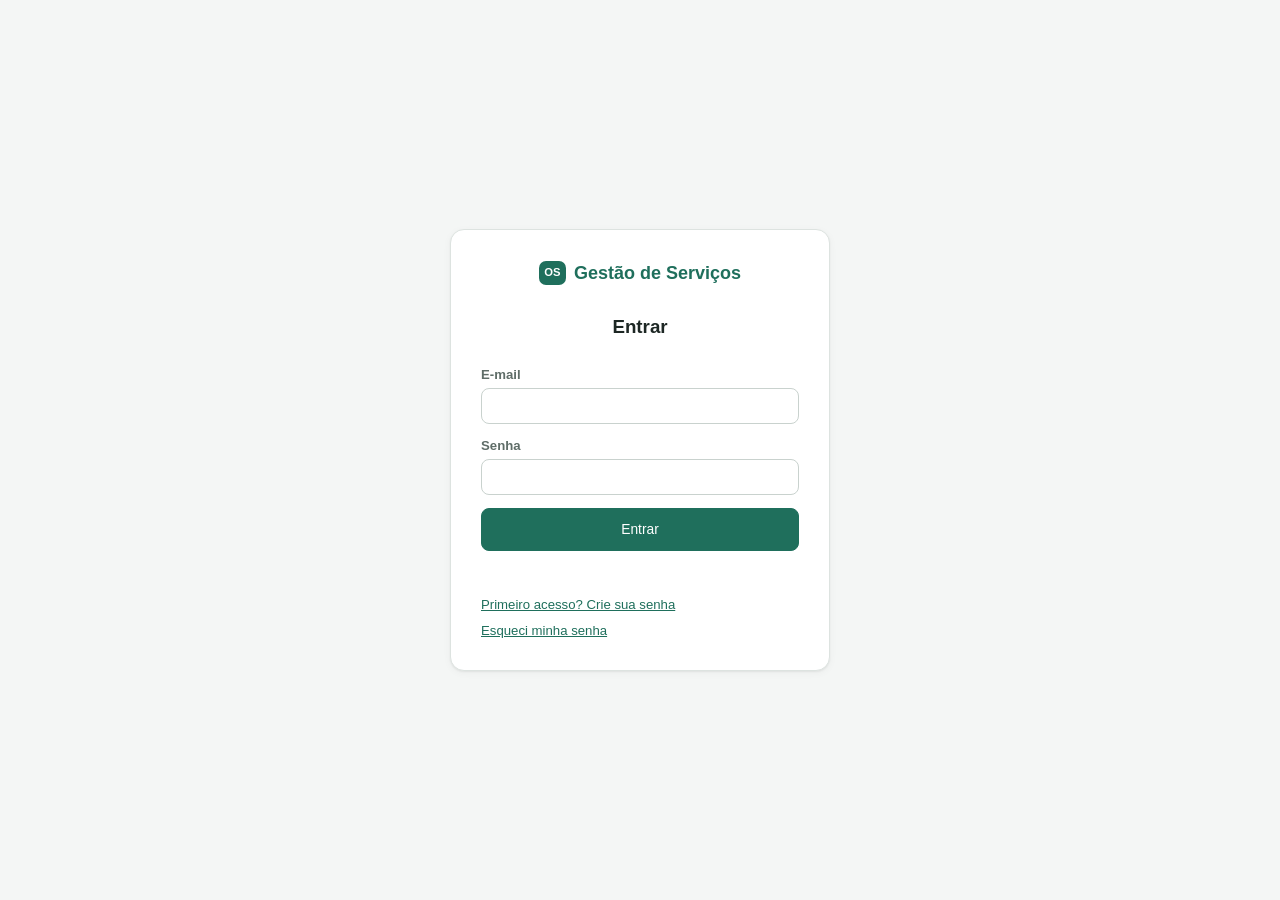
<file: app/index.html>
<!doctype html>
<html lang="pt-BR">
<head>
  <meta charset="utf-8">
  <meta name="viewport" content="width=device-width, initial-scale=1">
  <title>Gestão de Serviços</title>
  <link rel="icon" href="data:image/svg+xml,<svg xmlns='http://www.w3.org/2000/svg' viewBox='0 0 32 32'><rect width='32' height='32' rx='7' fill='%231f6f5c'/><text x='16' y='21' font-size='13' text-anchor='middle' fill='white' font-family='Arial' font-weight='bold'>OS</text></svg>">
  <link rel="stylesheet" href="css/estilo.css">
  <script src="vendor/supabase-2.118.0.js"></script>
  <script type="module" src="js/app.js"></script>
</head>
<body>
  <div id="app"><p class="carregando">Carregando…</p></div>
</body>
</html>
</file>
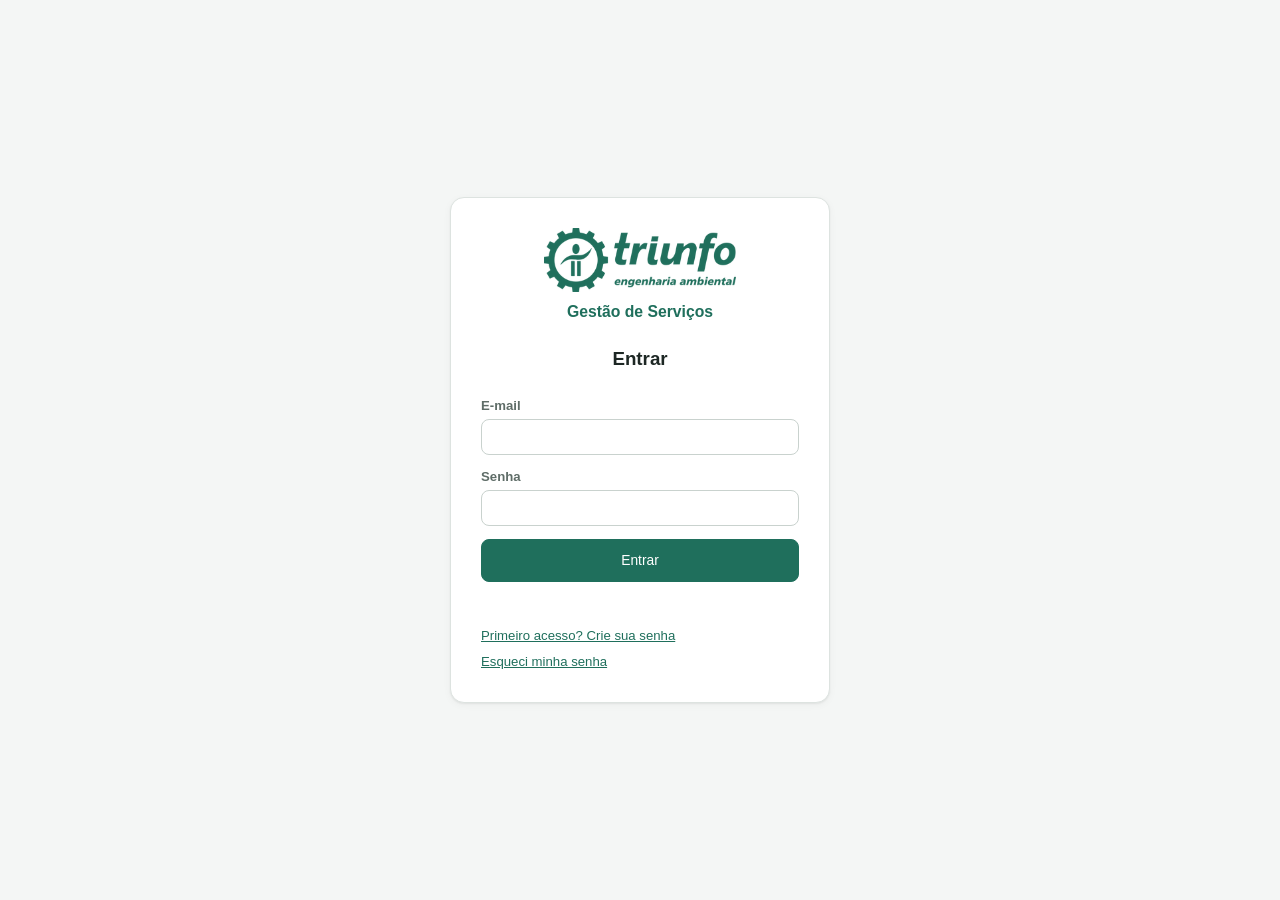
<file: docs/index.html>
<!doctype html>
<html lang="pt-BR">
<head>
  <meta charset="utf-8">
  <meta name="viewport" content="width=device-width, initial-scale=1">
  <title>Gestão de Serviços</title>
  <link rel="icon" type="image/png" href="img/favicon.png">
  <link rel="apple-touch-icon" href="img/icone-180.png">
  <script type="importmap">
  {
    "imports": {
      "./config.js": "./config.js?v=202611270105",
      "./js/app.js": "./js/app.js?v=202611270105",
      "./js/base.js": "./js/base.js?v=202611270105",
      "./js/paginas/busca.js": "./js/paginas/busca.js?v=202611270105",
      "./js/paginas/cadastros.js": "./js/paginas/cadastros.js?v=202611270105",
      "./js/paginas/clientes.js": "./js/paginas/clientes.js?v=202611270105",
      "./js/paginas/cronograma.js": "./js/paginas/cronograma.js?v=202611270105",
      "./js/paginas/financeiro.js": "./js/paginas/financeiro.js?v=202611270105",
      "./js/paginas/fornecedores.js": "./js/paginas/fornecedores.js?v=202611270105",
      "./js/paginas/os.js": "./js/paginas/os.js?v=202611270105",
      "./js/paginas/painel.js": "./js/paginas/painel.js?v=202611270105",
      "./js/paginas/prazos.js": "./js/paginas/prazos.js?v=202611270105",
      "./js/paginas/propostas.js": "./js/paginas/propostas.js?v=202611270105",
      "./js/paginas/tarefas.js": "./js/paginas/tarefas.js?v=202611270105"
    }
  }
  </script>
  <link rel="stylesheet" href="css/estilo.css?v=202611270105">
  <script src="vendor/supabase-2.118.0.js"></script>
  <script type="module" src="js/app.js?v=202611270105"></script>
</head>
<body>
  <div id="app"><p class="carregando">Carregando…</p></div>
</body>
</html>
</file>
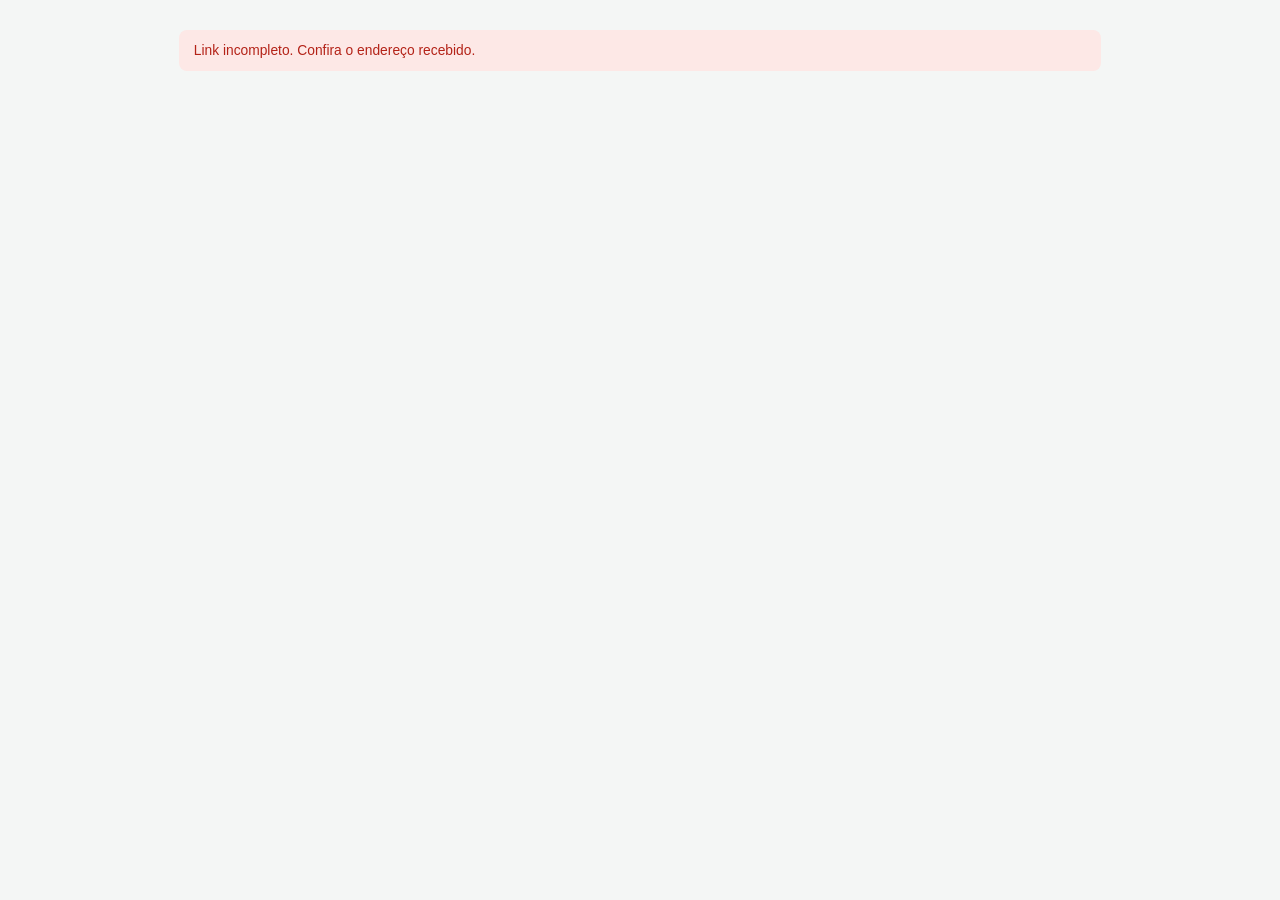
<file: app/cliente.html>
<!doctype html>
<html lang="pt-BR">
<head>
  <meta charset="utf-8">
  <meta name="viewport" content="width=device-width, initial-scale=1">
  <meta name="robots" content="noindex, nofollow">
  <title>Acompanhamento do serviço</title>
  <link rel="stylesheet" href="css/estilo.css">
  <style>
    .rel { max-width: 960px; margin: 0 auto; padding: 1.25rem; }
    .rel-topo { display: flex; justify-content: space-between; align-items: center; gap: 1rem; flex-wrap: wrap; border-bottom: 3px solid var(--marca); padding-bottom: .75rem; margin-bottom: 1rem; }
    .rel-topo .marca { color: var(--marca); }
    .rel-topo .marca .marca-icone { background: var(--marca); color: #fff; }
    .rel h1 { margin: .25rem 0; }
    .rodape { color: var(--suave); font-size: .82rem; text-align: center; margin: 2rem 0 1rem; }
  </style>
  <script src="vendor/supabase-2.118.0.js"></script>
</head>
<body>
  <div class="rel" id="rel"><p class="carregando">Carregando relatório…</p></div>
  <script type="module">
    import { SUPABASE_URL, SUPABASE_ANON_KEY } from './config.js';
    const sb = supabase.createClient(SUPABASE_URL, SUPABASE_ANON_KEY, { auth: { persistSession: false } });
    const raiz = document.getElementById('rel');

    function h(tag, attrs, ...filhos) {
      const el = document.createElement(tag);
      for (const [k, v] of Object.entries(attrs || {})) if (v != null) k === 'class' ? el.className = v : k.startsWith('on') ? el.addEventListener(k.slice(2), v) : el.setAttribute(k, v);
      for (const f of filhos.flat(Infinity)) if (f != null && f !== false && f !== '') el.append(f instanceof Node ? f : document.createTextNode(String(f)));
      return el;
    }
    const data = (d) => d ? new Date(d.length === 10 ? d + 'T12:00:00' : d).toLocaleDateString('pt-BR') : '';
    const reais = (v) => v == null ? '' : Number(v).toLocaleString('pt-BR', { style: 'currency', currency: 'BRL' });
    const COR = { 'Em andamento': 'azul', 'Ativo': 'azul', 'Em aberto': 'amarelo', 'Paralisado': 'laranja', 'Finalizado': 'verde', 'Encerrado': 'verde',
      'Concluído': 'verde', 'Pago': 'verde', 'Não iniciado': 'cinza', 'Cancelado': 'cinza', 'Nota fiscal emitida': 'roxo', 'Pendência': 'laranja', 'Não atendido': 'cinza' };
    const etq = (t) => t ? h('span', { class: 'etq ' + (COR[t] || 'cinza') }, t) : '';
    const tabela = (cols, linhas, vazio) => !linhas.length ? h('p', { class: 'vazio' }, vazio) :
      h('div', { class: 'tabela-rolagem' }, h('table', { class: 'tabela' }, h('thead', {}, h('tr', {}, cols.map(([r]) => h('th', {}, r)))),
        h('tbody', {}, linhas.map((l) => h('tr', {}, cols.map(([r, f, c]) => h('td', { 'data-rotulo': r, class: c }, f(l))))))));
    const secao = (t, ...c) => h('section', { class: 'secao' }, h('div', { class: 'secao-topo' }, h('h3', {}, t)), c);

    async function iniciar() {
      const token = new URLSearchParams(location.search).get('t');
      if (!token) { raiz.replaceChildren(h('div', { class: 'alerta erro' }, 'Link incompleto. Confira o endereço recebido.')); return; }
      const { data: r, error } = await sb.rpc('relatorio_cliente', { p_token: token });
      if (error || !r || r.erro) { raiz.replaceChildren(h('div', { class: 'alerta erro' }, (r && r.erro) || 'Não foi possível carregar o relatório.')); return; }
      const o = r.os;
      document.title = `OS ${o.numero || ''} — acompanhamento`;
      const totais = r.financeiro.reduce((a, p) => { a.t += Number(p.valor); if (p.situacao === 'Pago') a.p += Number(p.valor); return a; }, { t: 0, p: 0 });
      raiz.replaceChildren(...[
        h('div', { class: 'rel-topo' }, h('div', { class: 'marca' }, h('span', { class: 'marca-icone' }, 'OS'), h('span', {}, 'Acompanhamento do serviço')),
          h('button', { class: 'btn pequeno', onclick: () => print() }, 'Imprimir / salvar PDF')),
        h('p', { class: 'cliente-linha' }, o.cliente),
        h('h1', {}, `OS ${o.numero || ''}`), h('p', { class: 'subtitulo' }, o.titulo),
        h('div', { class: 'situacoes', style: 'margin:.75rem 0 1rem' },
          h('div', {}, h('small', {}, 'Serviço técnico'), etq(o.sit_tecnica)),
          h('div', {}, h('small', {}, 'Financeiro'), etq(o.sit_comercial)),
          h('div', {}, h('small', {}, 'Contrato'), etq(o.sit_contrato)),
          o.sit_tecnica_detalhe ? h('div', {}, h('small', {}, 'Detalhe'), o.sit_tecnica_detalhe) : null),
        secao('Dados do serviço', h('dl', { class: 'detalhes' },
          [['Proposta', o.proposta], ['Responsável técnico', o.responsavel], ['Aceite', data(o.data_aceite)], ['Prazo contratual', o.prazo_contratual],
           ['Término', data(o.data_termino)], ['Local', o.local], ['Endereço', o.local_endereco], ['Município', [o.municipio, o.uf].filter(Boolean).join(' / ')],
           ['Situação atualizada em', data(o.atualizado)]]
            .filter(([, v]) => v).map(([k, v]) => [h('dt', {}, k), h('dd', {}, v)]))),
        r.escopo.length ? secao('Escopo', h('ol', { class: 'escopo' }, r.escopo.map((e) => h('li', {}, h('strong', {}, e.servico || ''), e.descricao ? h('p', { class: 'pre' }, e.descricao) : null)))) : null,
        secao('Cronograma', tabela([['Etapa', (p) => p.descricao, 'texto'], ['Tipo', (p) => p.tipo || ''], ['Início', (p) => data(p.inicio)], ['Previsão', (p) => data(p.termino)], ['Situação', (p) => etq(p.situacao)]], r.prazos, 'Nenhuma etapa cadastrada.')),
        secao('Andamento', r.andamento.length ? h('ul', { class: 'linha-tempo' }, r.andamento.map((m) => h('li', {}, h('div', { class: 'lt-data' }, data(m.data)),
          h('div', { class: 'lt-corpo' }, m.detalhe ? h('strong', {}, m.detalhe) : null, h('p', { class: 'pre' }, m.descricao))))) : h('p', { class: 'vazio' }, 'Nenhum registro de andamento divulgado ainda.')),
        secao('Processos nos órgãos', tabela([['Órgão', (p) => p.instituicao || ''], ['Nº do processo', (p) => p.referencia || ''], ['Abertura', (p) => data(p.abertura)], ['Objetivo', (p) => p.objetivo || '', 'texto']], r.processos, 'Nenhum processo vinculado.')),
        secao('Financeiro',
          r.financeiro.length ? h('p', {}, `Total: ${reais(totais.t)} · Pago: ${reais(totais.p)} · A pagar: ${reais(totais.t - totais.p)}`) : null,
          tabela([['Parcela', (p) => p.parcela || ''], ['Referência', (p) => p.referencia || '', 'texto'], ['Valor', (p) => reais(p.valor), 'num'], ['Previsão', (p) => data(p.prevista)], ['Pagamento', (p) => data(p.paga)], ['Situação', (p) => etq(p.situacao)]], r.financeiro, 'Nenhuma parcela cadastrada.')),
        r.produtos.length ? secao('Produtos técnicos entregues', h('ul', {}, r.produtos.map((p) => h('li', {}, p.nome, ' — ', data(p.enviado_em))))) : null,
        h('p', { class: 'rodape' }, `Relatório gerado em ${new Date().toLocaleString('pt-BR')}. Em caso de dúvidas, fale com o responsável técnico.`)].filter(Boolean));
    }
    iniciar();
  </script>
</body>
</html>
</file>
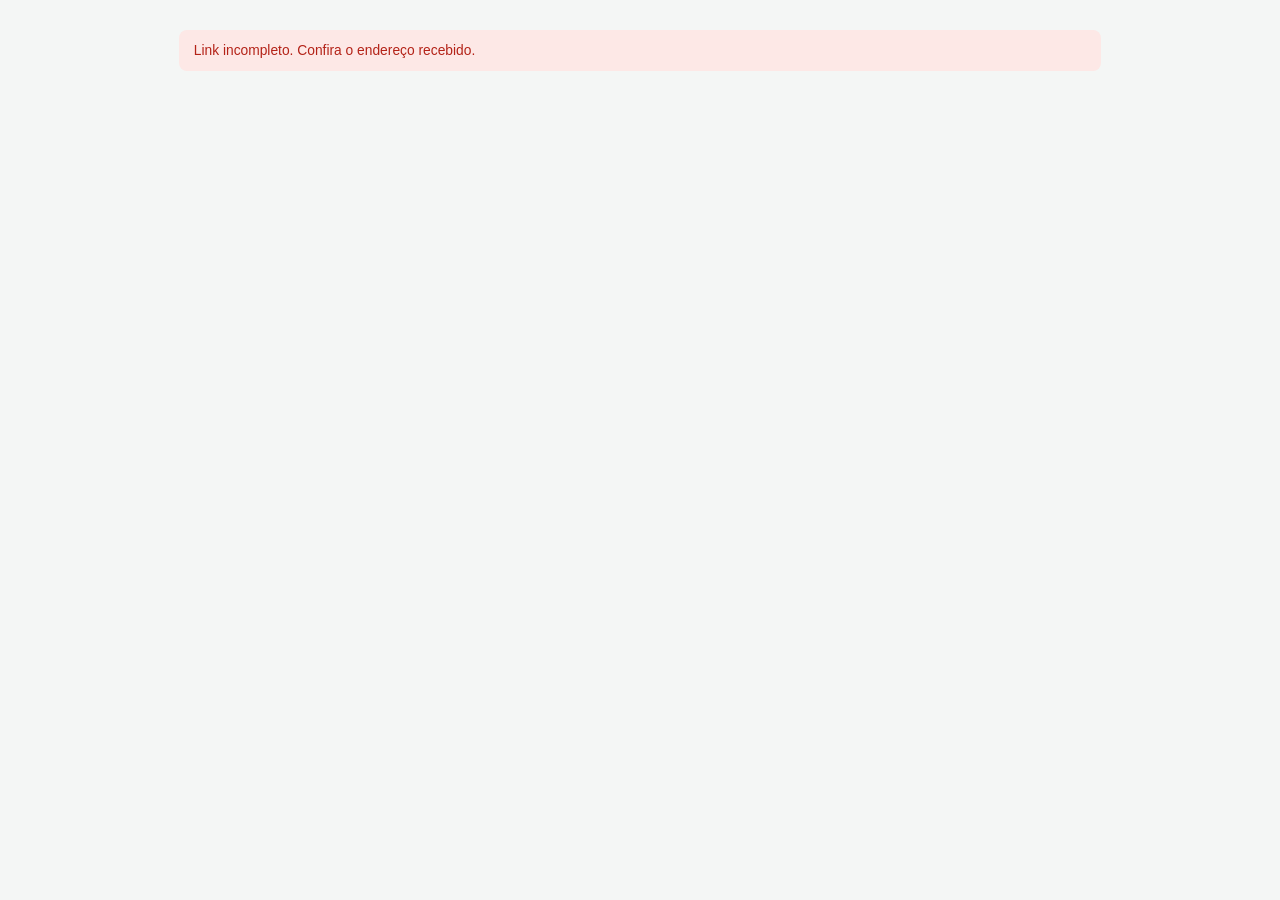
<file: docs/cliente.html>
<!doctype html>
<html lang="pt-BR">
<head>
  <meta charset="utf-8">
  <meta name="viewport" content="width=device-width, initial-scale=1">
  <meta name="robots" content="noindex, nofollow">
  <title>Acompanhamento do serviço</title>
  <link rel="icon" type="image/png" href="img/favicon.png">
  <link rel="apple-touch-icon" href="img/icone-180.png">
  <script type="importmap">
  {
    "imports": {
      "./config.js": "./config.js?v=202611270105",
      "./js/app.js": "./js/app.js?v=202611270105",
      "./js/base.js": "./js/base.js?v=202611270105",
      "./js/paginas/busca.js": "./js/paginas/busca.js?v=202611270105",
      "./js/paginas/cadastros.js": "./js/paginas/cadastros.js?v=202611270105",
      "./js/paginas/clientes.js": "./js/paginas/clientes.js?v=202611270105",
      "./js/paginas/cronograma.js": "./js/paginas/cronograma.js?v=202611270105",
      "./js/paginas/financeiro.js": "./js/paginas/financeiro.js?v=202611270105",
      "./js/paginas/fornecedores.js": "./js/paginas/fornecedores.js?v=202611270105",
      "./js/paginas/os.js": "./js/paginas/os.js?v=202611270105",
      "./js/paginas/painel.js": "./js/paginas/painel.js?v=202611270105",
      "./js/paginas/prazos.js": "./js/paginas/prazos.js?v=202611270105",
      "./js/paginas/propostas.js": "./js/paginas/propostas.js?v=202611270105",
      "./js/paginas/tarefas.js": "./js/paginas/tarefas.js?v=202611270105"
    }
  }
  </script>
  <link rel="stylesheet" href="css/estilo.css?v=202611270105">
  <style>
    .rel { max-width: 960px; margin: 0 auto; padding: 1.25rem; }
    .rel-topo { display: flex; justify-content: space-between; align-items: center; gap: 1rem; flex-wrap: wrap; border-bottom: 3px solid var(--marca); padding-bottom: .75rem; margin-bottom: 1rem; }
    .rel-topo .marca { color: var(--marca); }
    .rel-topo .marca-logo { height: 46px; }
    .rel-topo .marca-nome { border-left: 1px solid var(--linha); padding-left: .7rem; }
    .rel h1 { margin: .25rem 0; }
    .rodape { color: var(--suave); font-size: .82rem; text-align: center; margin: 2rem 0 1rem; }
    /* textos longos quebram linha: sem rolagem lateral e sem corte na impressão */
    .rel .tabela { width: 100%; }
    .rel .tabela th { white-space: normal; }
    .rel .tabela td.texto { min-width: 8rem; overflow-wrap: anywhere; }
    @media (max-width: 900px) { .rel .tabela td.texto { min-width: 0; } }
    @media print {
      .rel { max-width: none; padding: 0; }
      .rel .tabela-rolagem { overflow: visible; }
      .rel .tabela { font-size: .8rem; }
      .rel .tabela td, .rel .tabela th { padding: .3rem .35rem; }
      .rel .tabela td.texto { min-width: 0; }
      .rel .secao { break-inside: auto; }
      .rel .tabela tr { break-inside: avoid; }
    }
  </style>
  <script src="vendor/supabase-2.118.0.js"></script>
</head>
<body>
  <div class="rel" id="rel"><p class="carregando">Carregando relatório…</p></div>
  <script type="module">
    import { SUPABASE_URL, SUPABASE_ANON_KEY } from './config.js';
    const sb = supabase.createClient(SUPABASE_URL, SUPABASE_ANON_KEY, { auth: { persistSession: false } });
    const raiz = document.getElementById('rel');

    function h(tag, attrs, ...filhos) {
      const el = document.createElement(tag);
      for (const [k, v] of Object.entries(attrs || {})) if (v != null) k === 'class' ? el.className = v : k.startsWith('on') ? el.addEventListener(k.slice(2), v) : el.setAttribute(k, v);
      for (const f of filhos.flat(Infinity)) if (f != null && f !== false && f !== '') el.append(f instanceof Node ? f : document.createTextNode(String(f)));
      return el;
    }
    const data = (d) => d ? new Date(d.length === 10 ? d + 'T12:00:00' : d).toLocaleDateString('pt-BR') : '';
    const reais = (v) => v == null ? '' : Number(v).toLocaleString('pt-BR', { style: 'currency', currency: 'BRL' });
    const COR = { 'Pendente': 'amarelo', 'Ativa': 'verde', 'Emitida': 'verde', 'Baixada': 'cinza', 'Em andamento': 'azul', 'Ativo': 'azul', 'Em aberto': 'amarelo', 'Paralisado': 'laranja', 'Finalizado': 'verde', 'Encerrado': 'verde',
      'Concluído': 'verde', 'Pago': 'verde', 'Não iniciado': 'cinza', 'Cancelado': 'cinza', 'Nota fiscal emitida': 'roxo', 'Pendência': 'laranja', 'Não atendido': 'cinza', 'Concluída': 'verde', 'Não iniciada': 'cinza', 'A vencer': 'amarelo', 'Vencido': 'vermelho', 'Atendido': 'verde', 'Atendido fora do prazo': 'laranja', 'Triunfo': 'azul', 'Cliente': 'laranja' };
    const etq = (t) => t ? h('span', { class: 'etq ' + (COR[t] || 'cinza') }, t) : '';
    const tabela = (cols, linhas, vazio) => !linhas.length ? h('p', { class: 'vazio' }, vazio) :
      h('div', { class: 'tabela-rolagem' }, h('table', { class: 'tabela' }, h('thead', {}, h('tr', {}, cols.map(([r]) => h('th', {}, r)))),
        h('tbody', {}, linhas.map((l) => h('tr', {}, cols.map(([r, f, c]) => h('td', { 'data-rotulo': r, class: c }, f(l))))))));
    const secao = (t, ...c) => h('section', { class: 'secao' }, h('div', { class: 'secao-topo' }, h('h3', {}, t)), c);

    async function iniciar() {
      const token = new URLSearchParams(location.search).get('t');
      if (!token) { raiz.replaceChildren(h('div', { class: 'alerta erro' }, 'Link incompleto. Confira o endereço recebido.')); return; }
      const { data: r, error } = await sb.rpc('relatorio_cliente', { p_token: token });
      if (error || !r || r.erro) { raiz.replaceChildren(h('div', { class: 'alerta erro' }, (r && r.erro) || 'Não foi possível carregar o relatório.')); return; }
      const o = r.os;
      document.title = `OS ${o.numero || ''} — acompanhamento`;
      const totais = r.financeiro.reduce((a, p) => { a.t += Number(p.valor); if (p.situacao === 'Pago') a.p += Number(p.valor); return a; }, { t: 0, p: 0 });
      raiz.replaceChildren(...[
        h('div', { class: 'rel-topo' }, h('div', { class: 'marca' }, h('img', { class: 'marca-logo', src: 'img/logo-triunfo-verde.png', alt: 'Triunfo Engenharia Ambiental' }), h('span', { class: 'marca-nome' }, 'Acompanhamento do serviço')),
          h('button', { class: 'btn pequeno', onclick: () => print() }, 'Imprimir / salvar PDF')),
        h('p', { class: 'cliente-linha' }, o.cliente),
        h('h1', {}, `OS ${o.numero || ''}`), h('p', { class: 'subtitulo' }, o.titulo),
        h('div', { class: 'situacoes', style: 'margin:.75rem 0 1rem' },
          h('div', {}, h('small', {}, 'Serviço técnico'), etq(o.sit_tecnica)),
          h('div', {}, h('small', {}, 'Financeiro'), etq(o.sit_comercial)),
          h('div', {}, h('small', {}, 'Contrato'), etq(o.sit_contrato)),
          o.sit_tecnica_detalhe ? h('div', {}, h('small', {}, 'Detalhe'), o.sit_tecnica_detalhe) : null),
        secao('Dados do serviço', h('dl', { class: 'detalhes' },
          [['Proposta', o.proposta], ['Responsável técnico', o.responsavel], ['Aceite', data(o.data_aceite)], ['Prazo contratual', o.prazo_contratual],
           ['Término', data(o.data_termino)], ['Local', o.local], ['Endereço', o.local_endereco], ['Município', [o.municipio, o.uf].filter(Boolean).join(' / ')],
           ['Situação atualizada em', data(o.atualizado)]]
            .filter(([, v]) => v).map(([k, v]) => [h('dt', {}, k), h('dd', {}, v)]))),
        r.escopo.length ? secao('Escopo', h('ol', { class: 'escopo' }, r.escopo.map((e) => h('li', {}, h('strong', {}, e.servico || ''), e.descricao ? h('p', { class: 'pre' }, e.descricao) : null)))) : null,
        secao('Cronograma',
          (r.cronograma || []).some((p) => p.responsavel === 'Cliente') ? h('p', { class: 'ajuda' }, 'Na coluna "Responsável", as atividades marcadas como ', etq('Cliente'), ' dependem de uma ação sua para o serviço seguir.') : null,
          tabela([['Atividade', (p) => p.descricao, 'texto'], ['Responsável', (p) => etq(p.responsavel)], ['Início', (p) => data(p.inicio)], ['Término', (p) => data(p.termino)], ['Situação', (p) => etq(p.situacao)]], r.cronograma || [], 'Nenhuma atividade cadastrada.')),
        (r.prazos || []).length ? secao('Prazos', tabela([['Data', (p) => data(p.data)], ['Descrição', (p) => p.descricao, 'texto'], ['Tipo', (p) => p.tipo || ''], ['Origem', (p) => p.origem || ''], ['Situação', (p) => etq(p.situacao)], ['Atendido em', (p) => data(p.atendimento)]], r.prazos, '')) : null,
        secao('Andamento', r.andamento.length ? h('ul', { class: 'linha-tempo' }, r.andamento.map((m) => h('li', {}, h('div', { class: 'lt-data' }, data(m.data)),
          h('div', { class: 'lt-corpo' }, m.detalhe ? h('strong', {}, m.detalhe) : null, h('p', { class: 'pre' }, m.descricao))))) : h('p', { class: 'vazio' }, 'Nenhum registro de andamento divulgado ainda.')),
        secao('Documentos e processos', tabela([['Tipo', (p) => p.natureza || ''], ['Origem', (p) => p.instituicao || ''], ['Número', (p) => p.referencia || ''], ['Assunto', (p) => p.objetivo || '', 'texto'],
          ['Verificado em', (p) => data(p.verificado_em)], ['Situação', (p) => etq(p.status)], ['Detalhamento da situação', (p) => h('span', { class: 'pre' }, p.situacao || ''), 'texto']], r.processos, 'Nenhum documento ou processo vinculado.')),
        secao('Financeiro',
          r.financeiro.length ? h('p', {}, `Total: ${reais(totais.t)} · Pago: ${reais(totais.p)} · A pagar: ${reais(totais.t - totais.p)}`) : null,
          tabela([['Parcela', (p) => p.parcela || ''], ['Referência', (p) => p.referencia || '', 'texto'], ['Valor', (p) => reais(p.valor), 'num'], ['Previsão', (p) => data(p.prevista)], ['Pagamento', (p) => data(p.paga)], ['Situação', (p) => etq(p.situacao)]], r.financeiro, 'Nenhuma parcela cadastrada.')),
        r.produtos.length ? secao('Produtos técnicos', tabela([['Tipo', (p) => p.tipo || ''], ['Número', (p) => p.numero || ''], ['Título', (p) => p.nome, 'texto'], ['Data', (p) => data(p.data || p.enviado_em)]], r.produtos, '')) : null,
        h('p', { class: 'rodape' }, `Relatório gerado em ${new Date().toLocaleString('pt-BR')}. Em caso de dúvidas, fale com o responsável técnico.`)].filter(Boolean));
    }
    iniciar();
  </script>
</body>
</html>
</file>
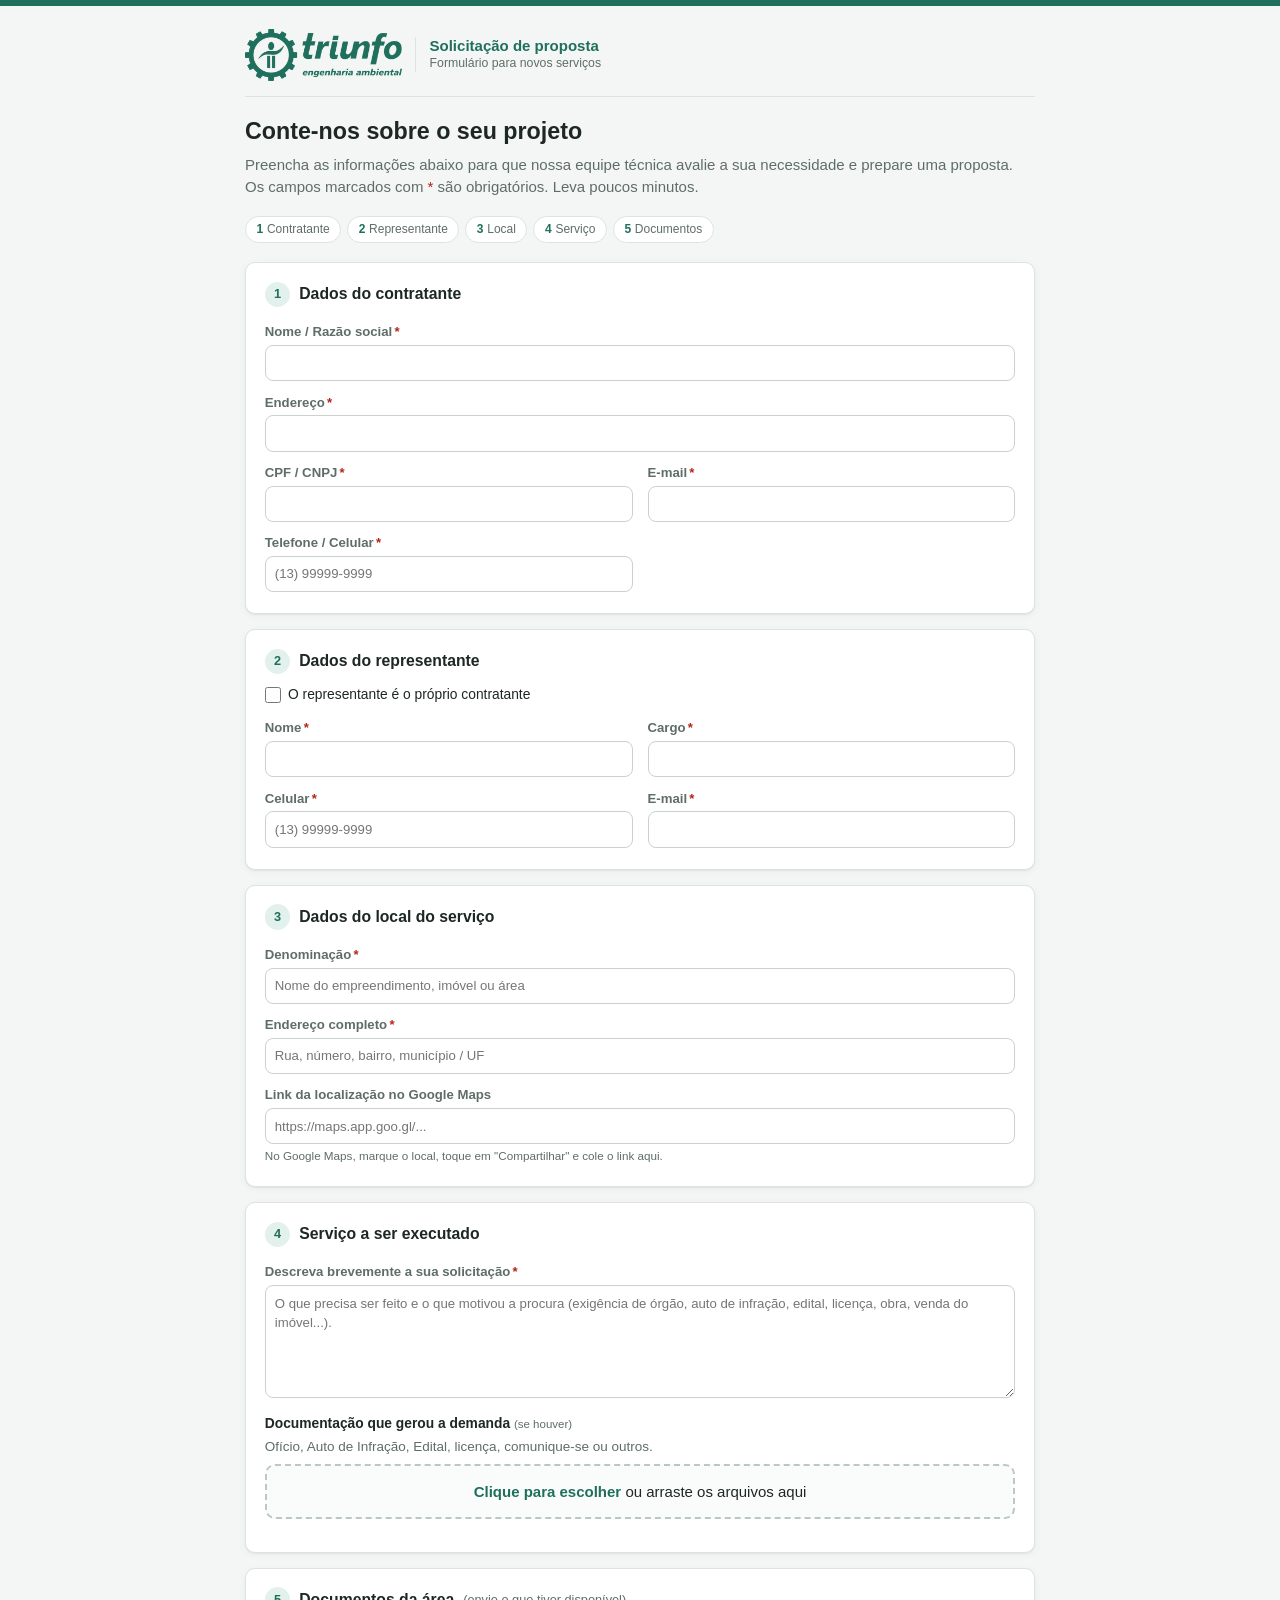
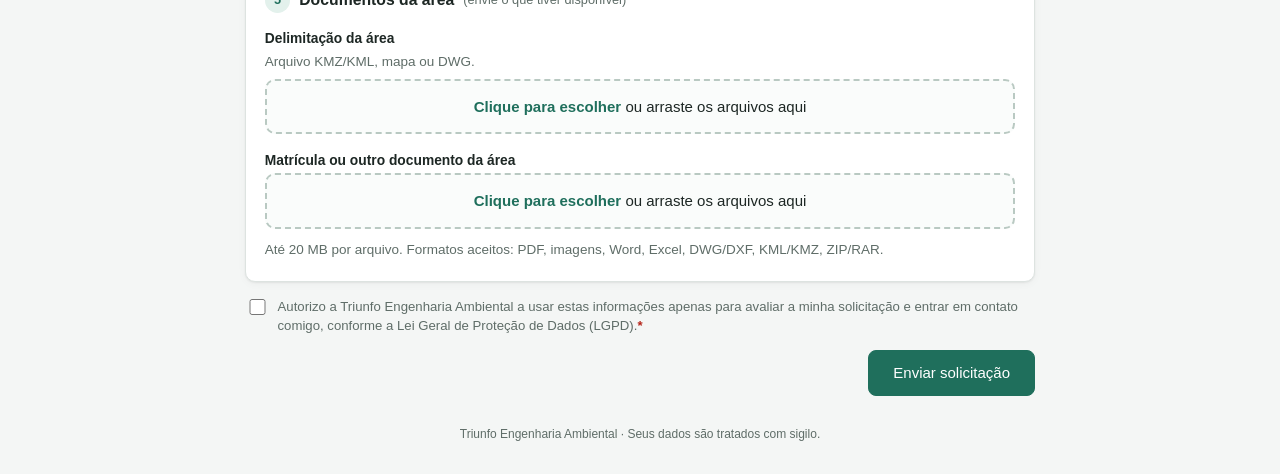
<file: docs/proposta.html>
<!doctype html>
<html lang="pt-BR">
<head>
  <meta charset="utf-8">
  <meta name="viewport" content="width=device-width, initial-scale=1">
  <meta name="robots" content="noindex, nofollow">
  <title>Solicitação de proposta | Triunfo Engenharia Ambiental</title>
  <link rel="icon" type="image/png" href="img/favicon.png">
  <link rel="apple-touch-icon" href="img/icone-180.png">
  <script type="importmap">
  {
    "imports": {
      "./config.js": "./config.js?v=202611270105",
      "./js/app.js": "./js/app.js?v=202611270105",
      "./js/base.js": "./js/base.js?v=202611270105",
      "./js/paginas/busca.js": "./js/paginas/busca.js?v=202611270105",
      "./js/paginas/cadastros.js": "./js/paginas/cadastros.js?v=202611270105",
      "./js/paginas/clientes.js": "./js/paginas/clientes.js?v=202611270105",
      "./js/paginas/cronograma.js": "./js/paginas/cronograma.js?v=202611270105",
      "./js/paginas/financeiro.js": "./js/paginas/financeiro.js?v=202611270105",
      "./js/paginas/fornecedores.js": "./js/paginas/fornecedores.js?v=202611270105",
      "./js/paginas/os.js": "./js/paginas/os.js?v=202611270105",
      "./js/paginas/painel.js": "./js/paginas/painel.js?v=202611270105",
      "./js/paginas/prazos.js": "./js/paginas/prazos.js?v=202611270105",
      "./js/paginas/propostas.js": "./js/paginas/propostas.js?v=202611270105",
      "./js/paginas/tarefas.js": "./js/paginas/tarefas.js?v=202611270105"
    }
  }
  </script>
  <link rel="stylesheet" href="css/estilo.css?v=202611270105">
  <style>
    body { background: var(--fundo); }
    .faixa { background: var(--marca); height: 6px; }
    .sp { max-width: 820px; margin: 0 auto; padding: 1.5rem 1rem 2rem; }
    .sp-topo { display: flex; align-items: center; gap: .9rem; flex-wrap: wrap; padding-bottom: 1rem; border-bottom: 1px solid var(--linha); margin-bottom: 1.25rem; }
    .sp-topo .marca-logo { height: 52px; }
    .sp-topo .sp-tit { border-left: 1px solid var(--linha); padding-left: .9rem; color: var(--marca); font-weight: 700; line-height: 1.25; }
    .sp-topo .sp-tit small { display: block; font-weight: 400; color: var(--suave); font-size: .82rem; }
    .sp-intro h1 { font-size: 1.55rem; margin: 0 0 .35rem; }
    .sp-intro p { color: var(--suave); margin: 0 0 1.25rem; }
    .passos { display: flex; gap: .4rem; margin: 0 0 1.25rem; padding: 0; list-style: none; flex-wrap: wrap; }
    .passos li { font-size: .8rem; color: var(--suave); background: var(--papel); border: 1px solid var(--linha); border-radius: 99px; padding: .25rem .7rem; }
    .passos li b { color: var(--marca); margin-right: .25rem; }
    .bloco-form { background: var(--papel); border: 1px solid var(--linha); border-radius: var(--raio); box-shadow: var(--sombra); padding: 1.25rem 1.25rem 1.4rem; margin-bottom: 1rem; }
    .bloco-form h2 { display: flex; align-items: center; gap: .6rem; font-size: 1.05rem; margin-bottom: 1rem; color: var(--texto); }
    .bloco-form h2 .num { width: 1.7rem; height: 1.7rem; border-radius: 50%; background: var(--marca-clara); color: var(--marca); display: grid; place-items: center; font-size: .85rem; }
    .campo > span .obr { color: var(--vermelho); margin-left: .15rem; }
    .opcoes { display: grid; grid-template-columns: 1fr 1fr; gap: .45rem 1rem; }
    .opcoes label { display: flex; align-items: center; gap: .5rem; font-size: .92rem; color: var(--texto); border: 1px solid var(--linha); border-radius: 8px; padding: .55rem .7rem; cursor: pointer; }
    .opcoes label:has(input:checked) { border-color: var(--marca); background: var(--marca-clara); }
    .opcoes input { width: 1rem; height: 1rem; margin: 0; accent-color: var(--marca); }
    .linha-radio { display: flex; gap: 1.25rem; padding-top: .3rem; }
    .linha-radio label { display: flex; align-items: center; gap: .35rem; color: var(--texto); font-weight: 400; }
    .linha-radio input { width: auto; accent-color: var(--marca); }
    .soltar { display: block; border: 2px dashed #b9c9c2; border-radius: var(--raio); padding: 1.4rem 1rem; text-align: center; background: #fafcfb; cursor: pointer; }
    .soltar:hover, .soltar.sobre { border-color: var(--marca); background: var(--marca-clara); }
    .soltar strong { color: var(--marca); }
    .soltar p { margin: .3rem 0 0; color: var(--suave); font-size: .85rem; }
    .soltar input { display: none; }
    .marcar-mesmo { display: flex; align-items: center; gap: .5rem; font-size: .92rem; margin: -.3rem 0 .9rem; cursor: pointer; }
    .marcar-mesmo input { width: 1.05rem; height: 1.05rem; margin: 0; accent-color: var(--marca); }
    #rep-campos[hidden] { display: none; }
    .grupo-arq { margin-top: 1.1rem; }
    .grupo-arq h3 { font-size: .92rem; margin: 0 0 .15rem; }
    .grupo-arq h3 small { font-weight: 400; color: var(--suave); }
    .grupo-arq .ajuda { margin: 0 0 .5rem; }
    .soltar { padding: 1rem; }
    .progresso { font-size: .88rem; color: var(--suave); margin: .5rem 0; text-align: right; }
    .lista-arq { list-style: none; padding: 0; margin: .75rem 0 0; }
    .lista-arq li { display: flex; justify-content: space-between; align-items: center; gap: .5rem; padding: .45rem .7rem; border: 1px solid var(--linha); border-radius: 8px; margin-bottom: .35rem; font-size: .9rem; }
    .lista-arq li small { color: var(--suave); white-space: nowrap; }
    .lista-arq li.erro { border-color: #f1c4bf; background: var(--vermelho-f); color: var(--vermelho); }
    .aceite { display: flex; gap: .6rem; align-items: flex-start; font-size: .88rem; color: var(--suave); margin: .25rem 0 1rem; }
    .aceite input { width: 1.1rem; height: 1.1rem; margin-top: .15rem; accent-color: var(--marca); flex: none; }
    .enviar { display: flex; justify-content: flex-end; }
    .enviar .btn { padding: .75rem 1.6rem; font-size: 1rem; }
    .sp-rodape { text-align: center; color: var(--suave); font-size: .8rem; margin-top: 2rem; }
    .sp-ok { text-align: center; padding: 2.5rem 1rem; }
    .sp-ok .icone { width: 3.2rem; height: 3.2rem; border-radius: 50%; background: var(--verde-f); color: var(--verde); display: grid; place-items: center; font-size: 1.6rem; margin: 0 auto 1rem; }
    .isca { position: absolute; left: -9999px; }
    @media (max-width: 640px) {
      .opcoes { grid-template-columns: 1fr; }
      .sp-topo .sp-tit { border-left: 0; padding-left: 0; }
    }
  </style>
</head>
<body>
  <div class="faixa"></div>
  <main class="sp">
    <header class="sp-topo">
      <img class="marca-logo" src="img/logo-triunfo-verde.png" alt="Triunfo Engenharia Ambiental">
      <div class="sp-tit">Solicitação de proposta<small>Formulário para novos serviços</small></div>
    </header>

    <div id="conteudo">
      <section class="sp-intro">
        <h1>Conte-nos sobre o seu projeto</h1>
        <p>Preencha as informações abaixo para que nossa equipe técnica avalie a sua necessidade e prepare uma proposta. Os campos marcados com <span style="color:var(--vermelho)">*</span> são obrigatórios. Leva poucos minutos.</p>
        <ol class="passos"><li><b>1</b>Contratante</li><li><b>2</b>Representante</li><li><b>3</b>Local</li><li><b>4</b>Serviço</li><li><b>5</b>Documentos</li></ol>
      </section>

      <form id="form" novalidate>
        <input class="isca" type="text" name="site" tabindex="-1" autocomplete="off" aria-hidden="true">

        <section class="bloco-form">
          <h2><span class="num">1</span>Dados do contratante</h2>
          <div class="grade-form">
            <label class="campo largo"><span>Nome / Razão social<b class="obr">*</b></span><input name="contratante_nome" required maxlength="200" autocomplete="organization"></label>
            <label class="campo largo"><span>Endereço<b class="obr">*</b></span><input name="contratante_endereco" required maxlength="300" autocomplete="street-address"></label>
            <label class="campo"><span>CPF / CNPJ<b class="obr">*</b></span><input name="contratante_cpf_cnpj" required maxlength="20" inputmode="numeric"></label>
            <label class="campo"><span>E-mail<b class="obr">*</b></span><input name="contratante_email" type="email" required maxlength="150" autocomplete="email"></label>
            <label class="campo"><span>Telefone / Celular<b class="obr">*</b></span><input name="contratante_telefone" type="tel" required maxlength="30" autocomplete="tel" placeholder="(13) 99999-9999"></label>
          </div>
        </section>

        <section class="bloco-form">
          <h2><span class="num">2</span>Dados do representante</h2>
          <label class="marcar-mesmo"><input type="checkbox" name="representante_mesmo" id="rep-mesmo"> O representante é o próprio contratante</label>
          <div class="grade-form" id="rep-campos">
            <label class="campo"><span>Nome<b class="obr">*</b></span><input name="representante_nome" required maxlength="200" autocomplete="name"></label>
            <label class="campo"><span>Cargo<b class="obr">*</b></span><input name="representante_cargo" required maxlength="150"></label>
            <label class="campo"><span>Celular<b class="obr">*</b></span><input name="representante_celular" type="tel" required maxlength="30" placeholder="(13) 99999-9999"></label>
            <label class="campo"><span>E-mail<b class="obr">*</b></span><input name="representante_email" type="email" required maxlength="150"></label>
          </div>
        </section>

        <section class="bloco-form">
          <h2><span class="num">3</span>Dados do local do serviço</h2>
          <div class="grade-form">
            <label class="campo largo"><span>Denominação<b class="obr">*</b></span><input name="local_denominacao" required maxlength="200" placeholder="Nome do empreendimento, imóvel ou área"></label>
            <label class="campo largo"><span>Endereço completo<b class="obr">*</b></span><input name="local_endereco" required maxlength="300" placeholder="Rua, número, bairro, município / UF"></label>
            <label class="campo largo"><span>Link da localização no Google Maps</span><input name="local_link_mapa" type="url" maxlength="500" placeholder="https://maps.app.goo.gl/..."><small>No Google Maps, marque o local, toque em "Compartilhar" e cole o link aqui.</small></label>
          </div>
        </section>

        <section class="bloco-form">
          <h2><span class="num">4</span>Serviço a ser executado</h2>
          <div class="grade-form">
            <label class="campo largo"><span>Descreva brevemente a sua solicitação<b class="obr">*</b></span><textarea name="descricao" rows="5" required maxlength="5000" placeholder="O que precisa ser feito e o que motivou a procura (exigência de órgão, auto de infração, edital, licença, obra, venda do imóvel...)."></textarea></label>
          </div>
          <div class="grupo-arq" data-grupo="demanda">
            <h3>Documentação que gerou a demanda <small>(se houver)</small></h3>
            <p class="ajuda">Ofício, Auto de Infração, Edital, licença, comunique-se ou outros.</p>
          </div>
        </section>

        <section class="bloco-form">
          <h2><span class="num">5</span>Documentos da área <small style="font-weight:400;color:var(--suave);font-size:.85rem">(envie o que tiver disponível)</small></h2>
          <div class="grupo-arq" data-grupo="delimitacao">
            <h3>Delimitação da área</h3>
            <p class="ajuda">Arquivo KMZ/KML, mapa ou DWG.</p>
          </div>
          <div class="grupo-arq" data-grupo="area">
            <h3>Matrícula ou outro documento da área</h3>
          </div>
          <p class="ajuda" style="margin-bottom:0">Até 20 MB por arquivo. Formatos aceitos: PDF, imagens, Word, Excel, DWG/DXF, KML/KMZ, ZIP/RAR.</p>
        </section>

        <label class="aceite"><input type="checkbox" name="aceite_lgpd" required> <span>Autorizo a Triunfo Engenharia Ambiental a usar estas informações apenas para avaliar a minha solicitação e entrar em contato comigo, conforme a Lei Geral de Proteção de Dados (LGPD).<b class="obr" style="color:var(--vermelho)">*</b></span></label>
        <div id="msg"></div>
        <div class="enviar"><button class="btn primario" type="submit" id="btn-enviar">Enviar solicitação</button></div>
      </form>
    </div>

    <footer class="sp-rodape">Triunfo Engenharia Ambiental · Seus dados são tratados com sigilo.</footer>
  </main>

  <script src="vendor/supabase-2.118.0.js"></script>
  <script type="module">
    import { SUPABASE_URL, SUPABASE_ANON_KEY } from './config.js';
    const sb = supabase.createClient(SUPABASE_URL, SUPABASE_ANON_KEY, { auth: { persistSession: false } });
    const BALDE = 'solicitacoes-proposta';
    const EXT = ['pdf','jpg','jpeg','png','doc','docx','xls','xlsx','dwg','dxf','kml','kmz','zip','rar'];
    const MAX_MB = 20, MAX_TOTAL = 30;
    const form = document.getElementById('form');
    const msg = document.getElementById('msg');
    const btn = document.getElementById('btn-enviar');
    const arquivos = [];   // { f, grupo, erro }
    // representante: se for o próprio contratante, esconde os campos e deixa de exigi-los
    const repMesmo = document.getElementById('rep-mesmo'), repCampos = document.getElementById('rep-campos');
    repMesmo.addEventListener('change', () => {
      repCampos.hidden = repMesmo.checked;
      repCampos.querySelectorAll('input').forEach((i) => { i.required = !repMesmo.checked; });
    });
    const tam = (b) => b > 1048576 ? (b / 1048576).toFixed(1).replace('.', ',') + ' MB' : Math.ceil(b / 1024) + ' KB';

    // cria uma área "clique ou arraste" para cada grupo de documentos
    document.querySelectorAll('.grupo-arq').forEach((g) => {
      const grupo = g.dataset.grupo;
      const zona = document.createElement('label');
      zona.className = 'soltar';
      zona.innerHTML = '<input type="file" multiple accept="' + EXT.map((e) => '.' + e).join(',') + '"><strong>Clique para escolher</strong> ou arraste os arquivos aqui';
      const lista = document.createElement('ul'); lista.className = 'lista-arq';
      g.append(zona, lista);
      const entrada = zona.querySelector('input');
      const adicionar = (fs) => {
        for (const f of fs) {
          const ext = f.name.split('.').pop().toLowerCase();
          const erro = !EXT.includes(ext) ? 'formato não aceito' : f.size > MAX_MB * 1048576 ? `maior que ${MAX_MB} MB`
            : arquivos.filter((a) => !a.erro).length >= MAX_TOTAL ? `limite de ${MAX_TOTAL} arquivos` : null;
          arquivos.push({ f, grupo, erro });
        }
        desenhar();
      };
      const desenhar = () => lista.replaceChildren(...arquivos.filter((a) => a.grupo === grupo).map((a) => {
        const li = document.createElement('li'); if (a.erro) li.className = 'erro';
        li.innerHTML = '<span></span><span><small></small> <button type="button" class="btn-link perigo">remover</button></span>';
        li.firstChild.textContent = a.f.name; li.querySelector('small').textContent = a.erro || tam(a.f.size);
        li.querySelector('button').onclick = () => { arquivos.splice(arquivos.indexOf(a), 1); desenhar(); };
        return li;
      }));
      entrada.addEventListener('change', () => { adicionar(entrada.files); entrada.value = ''; });
      zona.addEventListener('dragover', (e) => { e.preventDefault(); zona.classList.add('sobre'); });
      zona.addEventListener('dragleave', () => zona.classList.remove('sobre'));
      zona.addEventListener('drop', (e) => { e.preventDefault(); zona.classList.remove('sobre'); adicionar(e.dataTransfer.files); });
    });

    // nome seguro para o arquivo guardado (sem acentos, espaços ou símbolos)
    const nomeSeguro = (n, i) => {
      const ext = n.split('.').pop().toLowerCase();
      const base = n.slice(0, -(ext.length + 1)).normalize('NFD').replace(/[\u0300-\u036f]/g, '').replace(/[^A-Za-z0-9_-]+/g, '-').replace(/^-+|-+$/g, '').slice(0, 80) || 'arquivo';
      return `${String(i + 1).padStart(2, '0')}-${base}.${ext}`;
    };
    const erro = (t) => { msg.innerHTML = ''; const d = document.createElement('div'); d.className = 'alerta erro'; d.textContent = t; msg.append(d); };

    form.addEventListener('submit', async (e) => {
      e.preventDefault();
      const faltando = [...form.querySelectorAll('[required]')].filter((c) => c.type === 'checkbox' ? !c.checked : !c.value.trim());
      if (faltando.length) { erro('Preencha os campos obrigatórios marcados com *.'); faltando[0].focus(); faltando[0].scrollIntoView({ block: 'center' }); return; }
      for (const email of [form.contratante_email, form.representante_email]) {
        if (email.required && !email.checkValidity()) { erro('Confira o e-mail informado.'); email.focus(); return; }
      }
      const link = form.local_link_mapa;
      if (link.value.trim() && !/^https?:\/\//i.test(link.value.trim())) { erro('O link da localização deve começar com https://'); link.focus(); return; }
      if (arquivos.some((a) => a.erro)) { erro('Remova os arquivos marcados em vermelho antes de enviar.'); return; }

      const dados = Object.fromEntries(new FormData(form));
      dados.aceite_lgpd = form.aceite_lgpd.checked;
      dados.representante_mesmo = repMesmo.checked;
      if (repMesmo.checked) ['representante_nome', 'representante_cargo', 'representante_celular', 'representante_email'].forEach((k) => delete dados[k]);
      btn.disabled = true; btn.textContent = 'Enviando…'; msg.innerHTML = '';
      try {
        const { data: r, error } = await sb.rpc('enviar_solicitacao_proposta', { p: dados });
        if (error) throw error;
        if (r.erro) { erro(r.erro); return; }
        const falhas = [];
        const prog = document.createElement('p'); prog.className = 'progresso'; msg.append(prog);
        for (const [i, a] of arquivos.entries()) {
          prog.textContent = `Enviando arquivo ${i + 1} de ${arquivos.length}…`;
          const { error: eArq } = await sb.storage.from(BALDE).upload(`${r.pasta}/${a.grupo}/${nomeSeguro(a.f.name, i)}`, a.f, { upsert: false, contentType: a.f.type || 'application/octet-stream' });
          if (eArq) falhas.push(a.f.name);
        }
        concluir(r.protocolo, falhas);
      } catch (err) {
        console.error(err);
        erro('Não foi possível enviar agora. Verifique sua conexão com a internet e tente novamente.');
      } finally { btn.disabled = false; btn.textContent = 'Enviar solicitação'; }
    });

    function concluir(protocolo, falhas) {
      const c = document.getElementById('conteudo');
      c.innerHTML = `<div class="bloco-form sp-ok"><div class="icone">✓</div><h1>Solicitação enviada!</h1>
        <p class="ajuda">Recebemos as suas informações. Nossa equipe vai analisar e entrar em contato em breve pelo e-mail ou telefone informado.</p>
        <p class="ajuda">Protocolo: <strong id="prot"></strong></p><div id="falhas"></div></div>`;
      c.querySelector('#prot').textContent = protocolo;
      if (falhas.length) {
        const d = document.createElement('div'); d.className = 'alerta erro'; d.style.textAlign = 'left';
        d.textContent = 'Seus dados foram recebidos, mas estes arquivos não puderam ser enviados: ' + falhas.join(', ') + '. Por favor, envie-os por e-mail informando o protocolo.';
        c.querySelector('#falhas').append(d);
      }
      scrollTo(0, 0);
    }
  </script>
</body>
</html>
</file>
<file: app/css/estilo.css>
:root {
  --fundo: #f4f6f5; --papel: #ffffff; --texto: #1d2724; --suave: #5f6d68; --linha: #dde3e0;
  --marca: #1f6f5c; --marca-escura: #175646; --marca-clara: #e3f1ec;
  --azul: #1f5fae; --azul-f: #e6effa; --verde: #1d7a3e; --verde-f: #e3f4e8; --amarelo: #8a6400; --amarelo-f: #fbf1d6;
  --laranja: #b0510e; --laranja-f: #fbe9dc; --vermelho: #b42318; --vermelho-f: #fde8e6; --roxo: #6a3fb5; --roxo-f: #efe8fb;
  --cinza: #56605c; --cinza-f: #eceeed; --sombra: 0 1px 2px rgba(0,0,0,.06), 0 2px 8px rgba(0,0,0,.04); --raio: 10px;
  font-family: -apple-system, "Segoe UI", Roboto, Helvetica, Arial, sans-serif; font-size: 15px; color: var(--texto);
}
* { box-sizing: border-box; }
body { margin: 0; background: var(--fundo); line-height: 1.45; }
a { color: var(--marca); }
h1 { font-size: 1.5rem; margin: 0 0 .75rem; }
h2 { font-size: 1.15rem; margin: 0; }
h3 { font-size: 1rem; margin: 0; }
.carregando, .vazio { color: var(--suave); padding: 1rem 0; }
.pre { white-space: pre-wrap; margin: .25rem 0; }
.ajuda { color: var(--suave); font-size: .9rem; margin: .25rem 0 .75rem; }
.txt-vermelho { color: var(--vermelho); font-weight: 600; }
.txt-cinza { color: var(--suave); }
.riscado { text-decoration: line-through; color: var(--suave); }
.bloco { display: block; color: var(--suave); }

/* topo */
.topo { background: var(--marca); color: #fff; display: flex; align-items: center; gap: 1rem; padding: 0 1.25rem; min-height: 56px; position: sticky; top: 0; z-index: 10; flex-wrap: wrap; }
.marca { display: flex; align-items: center; gap: .55rem; color: inherit; text-decoration: none; font-weight: 700; }
.marca-icone { background: #fff; color: var(--marca); border-radius: 7px; font-size: .75rem; padding: .25rem .35rem; font-weight: 800; }
.marca.grande { justify-content: center; font-size: 1.2rem; color: var(--marca); margin-bottom: 1rem; }
.marca.grande .marca-icone { background: var(--marca); color: #fff; }
.menu { display: flex; gap: .25rem; flex: 1; }
.menu a { color: #e3f1ec; text-decoration: none; padding: .45rem .7rem; border-radius: 7px; font-size: .93rem; }
.menu a:hover { background: rgba(255,255,255,.12); }
.menu a.ativo { background: rgba(255,255,255,.2); color: #fff; font-weight: 600; }
.usuario { display: flex; align-items: center; gap: .75rem; }
.usuario-nome { display: flex; flex-direction: column; text-align: right; font-size: .9rem; }
.usuario-nome small { opacity: .8; font-size: .75rem; }
.menu-botao { display: none; color: #fff; font-size: 1.4rem; }

.conteudo { max-width: 1280px; margin: 0 auto; padding: 1.25rem; }
.titulo-pagina { display: flex; align-items: center; justify-content: space-between; gap: 1rem; flex-wrap: wrap; margin-bottom: .5rem; }
.titulo-pagina h1 { margin: 0; }
.migalha { font-size: .88rem; color: var(--suave); margin-bottom: .5rem; }
.contagem { color: var(--suave); font-size: .88rem; margin: .5rem 0; }

/* botões */
.btn { border: 1px solid var(--linha); background: var(--papel); color: var(--texto); padding: .5rem .9rem; border-radius: 8px; font: inherit; font-size: .92rem; cursor: pointer; white-space: nowrap; display: inline-flex; align-items: center; gap: .3rem; text-decoration: none; }
.btn:hover { border-color: #b9c4bf; background: #fafbfa; }
.btn.primario { background: var(--marca); border-color: var(--marca); color: #fff; }
.btn.primario:hover { background: var(--marca-escura); }
.btn.perigo { color: var(--vermelho); border-color: #f1c4bf; }
.btn.pequeno { padding: .25rem .55rem; font-size: .82rem; }
.btn.largo { width: 100%; justify-content: center; padding: .7rem; }
.btn:disabled { opacity: .6; cursor: wait; }
.btn-icone { background: none; border: 0; font-size: 1.5rem; cursor: pointer; line-height: 1; padding: .2rem .4rem; color: inherit; }
.btn-link { background: none; border: 0; color: var(--marca); cursor: pointer; font: inherit; font-size: .85rem; padding: 0 .3rem; text-decoration: underline; }
.btn-link.perigo { color: var(--vermelho); }
.btn.arquivo input { display: none; }
.btn.topo-direita { float: right; }

/* etiquetas de situação */
.etq { display: inline-block; padding: .1rem .5rem; border-radius: 99px; font-size: .78rem; font-weight: 600; white-space: nowrap; margin-right: .2rem; }
.etq.forte { font-size: .85rem; padding: .2rem .65rem; }
.etq.azul { background: var(--azul-f); color: var(--azul); } .etq.verde { background: var(--verde-f); color: var(--verde); }
.etq.amarelo { background: var(--amarelo-f); color: var(--amarelo); } .etq.laranja { background: var(--laranja-f); color: var(--laranja); }
.etq.vermelho { background: var(--vermelho-f); color: var(--vermelho); } .etq.roxo { background: var(--roxo-f); color: var(--roxo); }
.etq.cinza { background: var(--cinza-f); color: var(--cinza); }
.contador { background: var(--cinza-f); color: var(--cinza); border-radius: 99px; padding: 0 .5rem; font-size: .8rem; font-weight: 600; }

/* cartões */
.cartoes { display: grid; grid-template-columns: repeat(auto-fill, minmax(170px, 1fr)); gap: .75rem; margin: .5rem 0 1rem; }
.cartao { background: var(--papel); border: 1px solid var(--linha); border-radius: var(--raio); padding: .85rem 1rem; box-shadow: var(--sombra); text-decoration: none; color: inherit; border-top: 4px solid var(--linha); }
a.cartao:hover { border-color: #b9c4bf; }
.cartao-titulo { font-size: .82rem; color: var(--suave); }
.cartao-valor { font-size: 1.45rem; font-weight: 700; margin: .15rem 0; }
.cartao-det { font-size: .78rem; color: var(--suave); }
.cartao.vermelho { border-top-color: var(--vermelho); } .cartao.vermelho .cartao-valor { color: var(--vermelho); }
.cartao.laranja { border-top-color: var(--laranja); } .cartao.amarelo { border-top-color: #e2b23a; }
.cartao.verde { border-top-color: var(--verde); } .cartao.azul { border-top-color: var(--azul); } .cartao.roxo { border-top-color: var(--roxo); }

/* seções e tabelas */
.secao { background: var(--papel); border: 1px solid var(--linha); border-radius: var(--raio); padding: 1rem; margin-bottom: 1rem; box-shadow: var(--sombra); }
.secao-topo { display: flex; justify-content: space-between; align-items: center; gap: .75rem; margin-bottom: .6rem; flex-wrap: wrap; }
.recolhivel summary { cursor: pointer; font-weight: 600; }
.recolhivel[open] summary { margin-bottom: .6rem; }
.duas-colunas { display: grid; grid-template-columns: 1.3fr 1fr; gap: 1rem; align-items: start; }
.tabela-rolagem { overflow-x: auto; }
.tabela { width: 100%; border-collapse: collapse; font-size: .9rem; }
.tabela th { text-align: left; font-size: .78rem; text-transform: uppercase; letter-spacing: .02em; color: var(--suave); padding: .5rem .6rem; border-bottom: 2px solid var(--linha); white-space: nowrap; }
.tabela td { padding: .55rem .6rem; border-bottom: 1px solid var(--linha); vertical-align: top; }
.tabela td.texto { min-width: 220px; }
.tabela .num { text-align: right; white-space: nowrap; }
.tabela.clicavel tbody tr { cursor: pointer; }
.tabela.clicavel tbody tr:hover, .tabela.clicavel tbody tr:focus { background: var(--marca-clara); outline: none; }

.filtros { display: flex; gap: .6rem; flex-wrap: wrap; align-items: center; margin-bottom: .75rem; }
.filtros input[type=search] { flex: 1; min-width: 220px; }
input, select, textarea { font: inherit; padding: .5rem .6rem; border: 1px solid #c9d2ce; border-radius: 8px; background: #fff; color: var(--texto); width: 100%; }
.filtros select, .filtros input { width: auto; }
.filtros label { display: flex; align-items: center; gap: .35rem; font-size: .9rem; }
.marcar input { width: auto; }
input:focus, select:focus, textarea:focus { outline: 2px solid var(--marca); outline-offset: -1px; border-color: var(--marca); }

/* OS */
.cabecalho-os { display: flex; justify-content: space-between; gap: 1rem; flex-wrap: wrap; align-items: flex-start; }
.cabecalho-os h1 { margin-bottom: .1rem; }
.subtitulo { margin: 0 0 .25rem; font-size: 1.05rem; }
.cliente-linha { margin: 0; color: var(--suave); }
.situacoes { display: flex; gap: 1rem; align-items: flex-end; background: var(--papel); border: 1px solid var(--linha); border-radius: var(--raio); padding: .6rem .9rem; flex-wrap: wrap; }
.situacoes small { display: block; font-size: .72rem; color: var(--suave); text-transform: uppercase; }
.abas { display: flex; gap: .15rem; border-bottom: 2px solid var(--linha); margin: 1rem 0; overflow-x: auto; }
.abas a { padding: .55rem .85rem; text-decoration: none; color: var(--suave); border-bottom: 3px solid transparent; margin-bottom: -2px; white-space: nowrap; font-size: .93rem; }
.abas a.ativa { color: var(--marca); border-bottom-color: var(--marca); font-weight: 600; }
.detalhes { display: grid; grid-template-columns: max-content 1fr; gap: .4rem 1.25rem; margin: 0; }
.detalhes dt { color: var(--suave); font-size: .88rem; }
.detalhes dd { margin: 0; white-space: pre-wrap; }
.detalhes.compacto { margin: .75rem 0; }
.alerta { padding: .7rem 1rem; border-radius: 8px; margin: .75rem 0; font-size: .92rem; display: flex; gap: .5rem; align-items: center; flex-wrap: wrap; }
.alerta.roxo { background: var(--roxo-f); color: #3e2470; } .alerta.verde { background: var(--verde-f); color: #14522a; }
.alerta.erro { background: var(--vermelho-f); color: var(--vermelho); }
.escopo { padding-left: 1.25rem; margin: 0; }
.escopo li { padding: .5rem; border-radius: 8px; }
.escopo li.clicavel:hover, .linha-tempo li.clicavel:hover { background: var(--marca-clara); cursor: pointer; }
.linha-tempo { list-style: none; padding: 0; margin: 0; }
.linha-tempo li { display: grid; grid-template-columns: 90px 1fr; gap: .75rem; padding: .7rem .5rem; border-bottom: 1px solid var(--linha); border-radius: 6px; }
.lt-data { color: var(--suave); font-size: .88rem; }
.lt-topo { display: flex; gap: .4rem; align-items: center; flex-wrap: wrap; }
.obs { color: var(--suave); font-size: .9rem; border-left: 3px solid var(--linha); padding-left: .6rem; }
.historico { list-style: none; padding: 0; }
.historico li { border-bottom: 1px solid var(--linha); padding: .5rem 0; }
.tarefa-desc { font-size: 1.05rem; }
.senha { font-family: monospace; }

/* janela e formulário */
.fundo-janela { position: fixed; inset: 0; background: rgba(20,30,27,.45); display: flex; align-items: flex-start; justify-content: center; padding: 4vh 1rem; z-index: 50; overflow-y: auto; }
.janela { background: var(--papel); border-radius: 12px; width: 100%; max-width: 560px; box-shadow: 0 10px 40px rgba(0,0,0,.25); }
.janela.larga { max-width: 820px; }
.janela-topo { display: flex; justify-content: space-between; align-items: center; padding: .9rem 1.1rem; border-bottom: 1px solid var(--linha); }
.janela-corpo { padding: 1.1rem; }
.janela-corpo h3 { margin: 1.2rem 0 .5rem; }
.grade-form { display: grid; grid-template-columns: 1fr 1fr; gap: .75rem 1rem; }
.campo { display: flex; flex-direction: column; gap: .25rem; font-size: .88rem; }
.campo > span { color: var(--suave); font-weight: 600; }
.campo small { color: var(--suave); font-size: .78rem; }
.campo.largo { grid-column: 1 / -1; }
.campo.info { color: var(--suave); background: var(--fundo); padding: .5rem .75rem; border-radius: 8px; }
.campo input[type=checkbox] { width: 1.1rem; height: 1.1rem; }
.acoes { display: flex; justify-content: flex-end; gap: .5rem; margin-top: 1rem; }
.acoes .esquerda { margin-right: auto; }
.acoes.esquerda { justify-content: flex-start; margin-top: 0; }

.toast { position: fixed; bottom: 1.25rem; left: 50%; transform: translateX(-50%); background: #1d2724; color: #fff; padding: .7rem 1.1rem; border-radius: 8px; z-index: 100; box-shadow: 0 6px 20px rgba(0,0,0,.25); max-width: 90vw; }
.toast.erro { background: var(--vermelho); }

/* login */
.login { min-height: 100vh; display: flex; align-items: center; justify-content: center; padding: 1rem; }
.login-caixa { background: var(--papel); padding: 2rem; border-radius: 14px; box-shadow: var(--sombra); width: 100%; max-width: 380px; display: flex; flex-direction: column; gap: .85rem; border: 1px solid var(--linha); }
.login-caixa h1 { font-size: 1.25rem; text-align: center; }
.login-msg { color: var(--suave); font-size: .9rem; min-height: 1.2rem; margin: 0; }
.login-links { display: flex; justify-content: space-between; gap: .5rem; font-size: .88rem; flex-wrap: wrap; }

@media (max-width: 900px) {
  .duas-colunas { grid-template-columns: 1fr; }
  .menu-botao { display: block; margin-left: auto; }
  .menu { display: none; flex-basis: 100%; flex-direction: column; padding-bottom: .5rem; }
  .menu.aberto { display: flex; }
  .usuario { flex-basis: 100%; justify-content: space-between; padding-bottom: .6rem; }
  .usuario-nome { text-align: left; }
}
@media (max-width: 640px) {
  .conteudo { padding: 1rem; }
  .grade-form { grid-template-columns: 1fr; }
  .detalhes { grid-template-columns: 1fr; gap: .1rem; }
  .detalhes dd { margin-bottom: .5rem; }
  .linha-tempo li { grid-template-columns: 1fr; gap: .2rem; }
  .tabela thead { display: none; }
  .tabela tr { display: block; border-bottom: 1px solid var(--linha); padding: .4rem 0; }
  .tabela td { display: flex; gap: .6rem; border: 0; padding: .2rem .3rem; }
  .tabela td::before { content: attr(data-rotulo); color: var(--suave); font-size: .78rem; min-width: 90px; flex-shrink: 0; }
  .tabela td.texto { min-width: 0; }
  .tabela .num { text-align: left; }
}
@media print {
  .topo, .abas, .btn, .filtros { display: none !important; }
  body { background: #fff; }
  .secao { box-shadow: none; break-inside: avoid; }
}
</file>
<file: docs/css/estilo.css>
:root {
  --fundo: #f4f6f5; --papel: #ffffff; --texto: #1d2724; --suave: #5f6d68; --linha: #dde3e0;
  --marca: #1f6f5c; --marca-escura: #175646; --marca-clara: #e3f1ec;
  --azul: #1f5fae; --azul-f: #e6effa; --verde: #1d7a3e; --verde-f: #e3f4e8; --amarelo: #8a6400; --amarelo-f: #fbf1d6;
  --laranja: #b0510e; --laranja-f: #fbe9dc; --vermelho: #b42318; --vermelho-f: #fde8e6; --roxo: #6a3fb5; --roxo-f: #efe8fb;
  --cinza: #56605c; --cinza-f: #eceeed; --sombra: 0 1px 2px rgba(0,0,0,.06), 0 2px 8px rgba(0,0,0,.04); --raio: 10px;
  font-family: -apple-system, "Segoe UI", Roboto, Helvetica, Arial, sans-serif; font-size: 15px; color: var(--texto);
}
* { box-sizing: border-box; }
body { margin: 0; background: var(--fundo); line-height: 1.45; }
a { color: var(--marca); }
h1 { font-size: 1.5rem; margin: 0 0 .75rem; }
h2 { font-size: 1.15rem; margin: 0; }
h3 { font-size: 1rem; margin: 0; }
.carregando, .vazio { color: var(--suave); padding: 1rem 0; }
.pre { white-space: pre-wrap; margin: .25rem 0; }
.ajuda { color: var(--suave); font-size: .9rem; margin: .25rem 0 .75rem; }
.txt-vermelho { color: var(--vermelho); font-weight: 600; }
.txt-cinza { color: var(--suave); }
.txt-amarelo { color: var(--amarelo); font-weight: 600; }
.riscado { text-decoration: line-through; color: var(--suave); }
.bloco { display: block; color: var(--suave); }

/* topo */
.topo { background: var(--marca); color: #fff; display: flex; align-items: center; gap: 1rem; padding: 0 1.25rem; min-height: 56px; position: sticky; top: 0; z-index: 10; flex-wrap: wrap; }
.marca { display: flex; align-items: center; gap: .55rem; color: inherit; text-decoration: none; font-weight: 700; }
.marca-logo { height: 40px; width: auto; display: block; }
.topo .marca-logo { opacity: .88; }
.topo .marca-nome { border-left: 1px solid rgba(255,255,255,.45); padding-left: .7rem; line-height: 1.2; }
.marca.grande { flex-direction: column; justify-content: center; gap: .6rem; font-size: 1.05rem; color: var(--marca); margin-bottom: .5rem; }
.marca.grande .marca-logo { height: 64px; }
.menu { display: flex; gap: .1rem; flex: 1; flex-wrap: wrap; }
.menu a { color: #e3f1ec; text-decoration: none; white-space: nowrap; padding: .45rem .55rem; border-radius: 7px; font-size: .93rem; }
.menu a:hover { background: rgba(255,255,255,.12); }
.menu a.ativo { background: rgba(255,255,255,.2); color: #fff; font-weight: 600; }
.usuario { display: flex; align-items: center; gap: .75rem; }
.usuario-nome { display: flex; flex-direction: column; text-align: right; font-size: .9rem; }
.usuario-nome small { opacity: .8; font-size: .75rem; }
.menu-botao { display: none; color: #fff; font-size: 1.4rem; }

.conteudo { max-width: 1280px; margin: 0 auto; padding: 1.25rem; }
.titulo-pagina { display: flex; align-items: center; justify-content: space-between; gap: 1rem; flex-wrap: wrap; margin-bottom: .5rem; }
.titulo-pagina h1 { margin: 0; }
.migalha { font-size: .88rem; color: var(--suave); margin-bottom: .5rem; }
.contagem { color: var(--suave); font-size: .88rem; margin: .5rem 0; }

/* botões */
.btn { border: 1px solid var(--linha); background: var(--papel); color: var(--texto); padding: .5rem .9rem; border-radius: 8px; font: inherit; font-size: .92rem; cursor: pointer; white-space: nowrap; display: inline-flex; align-items: center; gap: .3rem; text-decoration: none; }
.btn:hover { border-color: #b9c4bf; background: #fafbfa; }
.btn.primario { background: var(--marca); border-color: var(--marca); color: #fff; }
.btn.primario:hover { background: var(--marca-escura); }
.btn.perigo { color: var(--vermelho); border-color: #f1c4bf; }
.btn.pequeno { padding: .25rem .55rem; font-size: .82rem; }
.btn.largo { width: 100%; justify-content: center; padding: .7rem; }
.btn:disabled { opacity: .6; cursor: wait; }
.btn-icone { background: none; border: 0; font-size: 1.5rem; cursor: pointer; line-height: 1; padding: .2rem .4rem; color: inherit; }
.btn-link { background: none; border: 0; color: var(--marca); cursor: pointer; font: inherit; font-size: .85rem; padding: 0 .3rem; text-decoration: underline; }
.btn-link.perigo { color: var(--vermelho); }
.btn.arquivo input { display: none; }
.btn.topo-direita { float: right; }

/* etiquetas de situação */
.etq { display: inline-block; padding: .1rem .5rem; border-radius: 99px; font-size: .78rem; font-weight: 600; white-space: nowrap; margin-right: .2rem; }
.etq.forte { font-size: .85rem; padding: .2rem .65rem; }
.etq.azul { background: var(--azul-f); color: var(--azul); } .etq.verde { background: var(--verde-f); color: var(--verde); }
.etq.amarelo { background: var(--amarelo-f); color: var(--amarelo); } .etq.laranja { background: var(--laranja-f); color: var(--laranja); }
.etq.vermelho { background: var(--vermelho-f); color: var(--vermelho); } .etq.roxo { background: var(--roxo-f); color: var(--roxo); }
.etq.cinza { background: var(--cinza-f); color: var(--cinza); }
.contador { background: var(--cinza-f); color: var(--cinza); border-radius: 99px; padding: 0 .5rem; font-size: .8rem; font-weight: 600; }

/* cartões */
.cartoes { display: grid; grid-template-columns: repeat(auto-fill, minmax(170px, 1fr)); gap: .75rem; margin: .5rem 0 1rem; }
.cartao { background: var(--papel); border: 1px solid var(--linha); border-radius: var(--raio); padding: .85rem 1rem; box-shadow: var(--sombra); text-decoration: none; color: inherit; border-top: 4px solid var(--linha); }
a.cartao:hover { border-color: #b9c4bf; }
.cartao-titulo { font-size: .82rem; color: var(--suave); }
.cartao-valor { font-size: 1.45rem; font-weight: 700; margin: .15rem 0; }
.cartao-det { font-size: .78rem; color: var(--suave); }
.cartao.vermelho { border-top-color: var(--vermelho); } .cartao.vermelho .cartao-valor { color: var(--vermelho); }
.cartao.laranja { border-top-color: var(--laranja); } .cartao.amarelo { border-top-color: #e2b23a; }
.cartao.verde { border-top-color: var(--verde); } .cartao.azul { border-top-color: var(--azul); } .cartao.roxo { border-top-color: var(--roxo); }

/* seções e tabelas */
.secao { background: var(--papel); border: 1px solid var(--linha); border-radius: var(--raio); padding: 1rem; margin-bottom: 1rem; box-shadow: var(--sombra); }
.secao-topo { display: flex; justify-content: space-between; align-items: center; gap: .75rem; margin-bottom: .6rem; flex-wrap: wrap; }
.secao-topo > :first-child { margin-right: auto; }
.recolhivel summary { cursor: pointer; font-weight: 600; }
.recolhivel[open] summary { margin-bottom: .6rem; }
.duas-colunas { display: grid; grid-template-columns: 1.3fr 1fr; gap: 1rem; align-items: start; }
.tabela-rolagem { overflow-x: auto; }
.duas-colunas.iguais { grid-template-columns: minmax(0, 1fr) minmax(0, 1fr); }
.duas-colunas > * { min-width: 0; }
.caixa-rolagem { max-height: 28rem; overflow-y: auto; }
.secao-topo h3 small { font-weight: 400; color: var(--suave); }
.tabela { width: 100%; border-collapse: collapse; font-size: .9rem; }
.tabela th { text-align: left; font-size: .78rem; text-transform: uppercase; letter-spacing: .02em; color: var(--suave); padding: .5rem .6rem; border-bottom: 2px solid var(--linha); white-space: nowrap; }
.tabela td { padding: .55rem .6rem; border-bottom: 1px solid var(--linha); vertical-align: top; }
.tabela td.texto { min-width: 220px; }
.tabela .num { text-align: right; white-space: nowrap; }
.tabela th.ordenavel { cursor: pointer; user-select: none; }
.tabela th.ordenavel:hover { color: var(--marca); }
.tabela th .seta { font-size: .7rem; }
.tabela.clicavel tbody tr { cursor: pointer; }
.tabela.clicavel tbody tr:hover, .tabela.clicavel tbody tr:focus { background: var(--marca-clara); outline: none; }

.filtros { display: flex; gap: .6rem; flex-wrap: wrap; align-items: center; margin-bottom: .75rem; }
.filtros input[type=search] { flex: 1; min-width: 220px; }
input, select, textarea { font: inherit; padding: .5rem .6rem; border: 1px solid #c9d2ce; border-radius: 8px; background: #fff; color: var(--texto); width: 100%; }
.filtros select, .filtros input { width: auto; }
.filtros .periodo { display: flex; align-items: center; gap: .35rem; font-size: .9rem; background: var(--papel); border: 1px solid var(--linha); border-radius: 8px; padding: .25rem .5rem; }
.filtros .periodo input { padding: .3rem .4rem; }
.filtros label { display: flex; align-items: center; gap: .35rem; font-size: .9rem; }
.marcar input { width: auto; }
input:focus, select:focus, textarea:focus { outline: 2px solid var(--marca); outline-offset: -1px; border-color: var(--marca); }

/* OS */
.cabecalho-os { display: flex; justify-content: space-between; gap: 1rem; flex-wrap: wrap; align-items: flex-start; }
.cabecalho-os h1 { margin-bottom: .1rem; }
.subtitulo { margin: 0 0 .25rem; font-size: 1.05rem; }
.cliente-linha { margin: 0; color: var(--suave); }
.situacoes { display: flex; gap: 1rem; align-items: flex-end; background: var(--papel); border: 1px solid var(--linha); border-radius: var(--raio); padding: .6rem .9rem; flex-wrap: wrap; }
.situacoes small { display: block; font-size: .72rem; color: var(--suave); text-transform: uppercase; }
.abas { display: flex; gap: .15rem; border-bottom: 2px solid var(--linha); margin: 1rem 0; overflow-x: auto; overflow-y: hidden; }
.abas a { padding: .55rem .85rem; text-decoration: none; color: var(--suave); border-bottom: 3px solid transparent; margin-bottom: -2px; white-space: nowrap; font-size: .93rem; }
.abas a.ativa { color: var(--marca); border-bottom-color: var(--marca); font-weight: 600; }
.detalhes { display: grid; grid-template-columns: max-content 1fr; gap: .4rem 1.25rem; margin: 0; }
.detalhes dt { color: var(--suave); font-size: .88rem; }
.detalhes dd { margin: 0; white-space: pre-wrap; }
.detalhes.compacto { margin: .75rem 0; }
.alerta { padding: .7rem 1rem; border-radius: 8px; margin: .75rem 0; font-size: .92rem; display: flex; gap: .5rem; align-items: center; flex-wrap: wrap; }
.alerta.roxo { background: var(--roxo-f); color: #3e2470; } .alerta.verde { background: var(--verde-f); color: #14522a; }
.alerta.erro { background: var(--vermelho-f); color: var(--vermelho); }
.escopo { padding-left: 1.25rem; margin: 0; }
.escopo li { padding: .5rem; border-radius: 8px; }
.escopo li.clicavel:hover, .linha-tempo li.clicavel:hover { background: var(--marca-clara); cursor: pointer; }
.linha-tempo { list-style: none; padding: 0; margin: 0; }
.linha-tempo li { display: grid; grid-template-columns: 90px 1fr; gap: .75rem; padding: .7rem .5rem; border-bottom: 1px solid var(--linha); border-radius: 6px; }
.lt-data { color: var(--suave); font-size: .88rem; }
.lt-topo { display: flex; gap: .4rem; align-items: center; flex-wrap: wrap; }
.obs { color: var(--suave); font-size: .9rem; border-left: 3px solid var(--linha); padding-left: .6rem; }
.historico { list-style: none; padding: 0; }
.historico li { border-bottom: 1px solid var(--linha); padding: .5rem 0; }
.tarefa-desc { font-size: 1.05rem; }
.vinculo { display: block; color: var(--suave); font-size: .78rem; margin-top: .15rem; }
.senha { font-family: monospace; }

/* janela e formulário */
.fundo-janela { position: fixed; inset: 0; background: rgba(20,30,27,.45); display: flex; align-items: flex-start; justify-content: center; padding: 4vh 1rem; z-index: 50; overflow-y: auto; }
.janela { background: var(--papel); border-radius: 12px; width: 100%; max-width: 560px; box-shadow: 0 10px 40px rgba(0,0,0,.25); }
.janela.larga { max-width: 820px; }
.janela-topo { display: flex; justify-content: space-between; align-items: center; padding: .9rem 1.1rem; border-bottom: 1px solid var(--linha); }
.janela-corpo { padding: 1.1rem; }
.janela-corpo h3 { margin: 1.2rem 0 .5rem; }
.grade-form { display: grid; grid-template-columns: 1fr 1fr; gap: .75rem 1rem; }
.campo { display: flex; flex-direction: column; gap: .25rem; font-size: .88rem; }
.campo > span { color: var(--suave); font-weight: 600; }
.campo small { color: var(--suave); font-size: .78rem; }
.campo.largo { grid-column: 1 / -1; }
.campo.info { color: var(--suave); background: var(--fundo); padding: .5rem .75rem; border-radius: 8px; }
.campo input[type=checkbox] { width: 1.1rem; height: 1.1rem; }
.campo[hidden] { display: none; }
.acoes { display: flex; justify-content: flex-end; gap: .5rem; margin-top: 1rem; }
.acoes .esquerda { margin-right: auto; }
.acoes.esquerda { justify-content: flex-start; margin-top: 0; }

.toast { position: fixed; bottom: 1.25rem; left: 50%; transform: translateX(-50%); background: #1d2724; color: #fff; padding: .7rem 1.1rem; border-radius: 8px; z-index: 100; box-shadow: 0 6px 20px rgba(0,0,0,.25); max-width: 90vw; }
.toast.erro { background: var(--vermelho); }

/* login */
.login { min-height: 100vh; display: flex; align-items: center; justify-content: center; padding: 1rem; }
.login-caixa { background: var(--papel); padding: 2rem; border-radius: 14px; box-shadow: var(--sombra); width: 100%; max-width: 380px; display: flex; flex-direction: column; gap: .85rem; border: 1px solid var(--linha); }
.login-caixa h1 { font-size: 1.25rem; text-align: center; }
.login-msg { color: var(--suave); font-size: .9rem; min-height: 1.2rem; margin: 0; }
.login-links { display: flex; justify-content: space-between; gap: .5rem; font-size: .88rem; flex-wrap: wrap; }

@media (max-width: 900px) {
  .duas-colunas, .duas-colunas.iguais { grid-template-columns: 1fr; }
  .menu-botao { display: block; margin-left: auto; }
  .menu { display: none; flex-basis: 100%; flex-direction: column; padding-bottom: .5rem; }
  .menu.aberto { display: flex; }
  .usuario { flex-basis: 100%; justify-content: space-between; padding-bottom: .6rem; }
  .usuario-nome { text-align: left; }
}
@media (max-width: 480px) { .topo .marca-nome { display: none; } }
@media (max-width: 640px) {
  .conteudo { padding: 1rem; }
  .grade-form { grid-template-columns: 1fr; }
  .detalhes { grid-template-columns: 1fr; gap: .1rem; }
  .detalhes dd { margin-bottom: .5rem; }
  .linha-tempo li { grid-template-columns: 1fr; gap: .2rem; }
  .tabela thead { display: none; }
  .tabela tr { display: block; border-bottom: 1px solid var(--linha); padding: .4rem 0; }
  .tabela td { display: flex; gap: .6rem; border: 0; padding: .2rem .3rem; }
  .tabela td::before { content: attr(data-rotulo); color: var(--suave); font-size: .78rem; min-width: 90px; flex-shrink: 0; }
  .tabela td.texto { min-width: 0; }
  .tabela .num { text-align: left; }
}
@media print {
  .topo, .abas, .btn, .filtros { display: none !important; }
  body { background: #fff; }
  .secao { box-shadow: none; break-inside: avoid; }
}
.nowrap { white-space: nowrap; }

/* ajustes 19/11/2026 */
.varios { display: grid; grid-template-columns: repeat(auto-fill, minmax(210px, 1fr)); gap: .3rem .9rem; border: 1px solid #c9d2ce; border-radius: 8px; padding: .5rem .7rem; max-height: 14rem; overflow-y: auto; }
.varios label.marcar { display: flex; align-items: center; gap: .35rem; font-weight: 400; color: var(--texto); }
.novo-item { display: flex; gap: .4rem; align-items: center; margin-top: .35rem; }
.novo-item input { flex: 1; padding: .3rem .5rem; }
.previa-situacao { display: block; margin-top: .3rem; }
.secao.atendidos { opacity: .9; }
.busca-topo { display: flex; align-items: center; }
.busca-topo input { width: 11rem; padding: .35rem .6rem; border: 0; border-radius: 7px; }
.busca-areas { display: flex; flex-wrap: wrap; gap: .3rem .9rem; margin: .25rem 0 .75rem; }
.busca-areas label { display: flex; align-items: center; gap: .3rem; font-size: .9rem; }
.busca-areas input { width: auto; }
.busca-grande { display: flex; gap: .5rem; margin-bottom: .5rem; }
.busca-grande input { flex: 1; font-size: 1.05rem; }
.subcats { margin: .25rem 0 0 1rem; padding: 0; list-style: none; }
.subcats li { display: inline-block; margin: .15rem .3rem .15rem 0; }
.categoria-linha { border-bottom: 1px solid var(--linha); padding: .6rem 0; }
.categoria-linha:last-child { border-bottom: 0; }
@media (max-width: 900px) { .busca-topo { flex-basis: 100%; padding-bottom: .5rem; } .busca-topo input { width: 100%; } }

/* painel Início: filtro de situação das OS e motivos */
.filtro-situacao { display: flex; gap: .4rem; flex-wrap: wrap; margin-bottom: .6rem; }
.filtro-situacao .btn.ativo { background: var(--marca); color: #fff; border-color: var(--marca); }
.motivos { font-size: .88rem; line-height: 1.35; }

/* cronograma: edição em tabela e caixa de atividades do cadastro */
.janela.extra-larga { max-width: 1100px; }
.caixa-topo { display: flex; align-items: baseline; gap: .4rem; flex-wrap: wrap; margin-bottom: .4rem; }
.caixa-topo .direita { margin-left: auto; font-size: .88rem; }
.caixa-atividades { display: flex; flex-wrap: wrap; gap: .35rem; border: 1px solid #c9d2ce; border-radius: 8px; padding: .55rem; max-height: 12rem; overflow-y: auto; margin-bottom: .6rem; }
.chip { border: 1px solid var(--azul); background: var(--azul-f); color: var(--azul); border-radius: 99px; padding: .25rem .7rem; font-size: .85rem; cursor: pointer; text-align: left; }
.chip:hover { background: var(--azul); color: #fff; }
.chip.usado { border-color: #c9d2ce; background: var(--cinza-f); color: var(--cinza); }
.chip small { opacity: .8; }
.tabela-edicao td { padding: .25rem .3rem; vertical-align: middle; }
.tabela-edicao input, .tabela-edicao select { width: 100%; padding: .3rem .4rem; font-size: .88rem; }
.tabela-edicao td.texto { min-width: 18rem; width: 48%; }
.tabela-edicao tr.preliminar td:first-child { border-left: 3px solid var(--roxo); }
.editor-cronograma > label.marcar { display: flex; gap: .4rem; align-items: center; margin-top: .6rem; font-size: .9rem; }
.editor-cronograma > label.marcar input { width: auto; }

/* Início: três quadros lado a lado, cartão clicável e linhas retráteis das OS */
.tres-quadros { display: grid; grid-template-columns: repeat(3, minmax(0, 1fr)); gap: 1rem; align-items: start; }
.tres-quadros > .secao { margin: 0; min-width: 0; }
.tres-quadros .caixa-rolagem { max-height: calc(100vh - 330px); min-height: 16rem; }
.tres-quadros .tabela { font-size: .86rem; }
.cartao.clicavel { cursor: pointer; }
.cartao.clicavel:hover { border-color: #b9c4bf; }
.cartao.ativo { outline: 2px solid var(--vermelho); outline-offset: -1px; }
.seta-retratil { display: inline-block; width: .8em; color: var(--suave); }
.tabela-os tr.detalhe-os, .tabela-os tr.detalhe-os:hover { background: var(--fundo, #f6f8f7); cursor: default; }
.tabela-os tr.detalhe-os td { padding-top: .2rem; }
.rotulo-detalhe { font-size: .75rem; text-transform: uppercase; letter-spacing: .03em; color: var(--suave); margin-bottom: .2rem; }
.abrir-os { display: inline-block; margin-top: .4rem; font-size: .85rem; }
@media (max-width: 1100px) { .tres-quadros { grid-template-columns: 1fr; } .tres-quadros .caixa-rolagem { max-height: 28rem; } }
.tres-quadros .tabela td.texto { min-width: 0; }
.tres-quadros .tabela td, .tres-quadros .tabela th { padding-left: .4rem; padding-right: .4rem; }
.tres-quadros .tabela th { font-size: .72rem; }
.tres-quadros .tabela-rolagem { overflow-x: visible; }
.resumo-3 { display: -webkit-box; -webkit-line-clamp: 3; -webkit-box-orient: vertical; overflow: hidden; }
.cartoes.quatro { grid-template-columns: repeat(4, minmax(0, 1fr)); }
@media (max-width: 700px) { .cartoes.quatro { grid-template-columns: repeat(2, minmax(0, 1fr)); } }
.tabela-os .motivos { overflow-wrap: anywhere; font-size: .82rem; }
.tres-quadros .tabela-os { table-layout: fixed; }
.tabela-os th:nth-child(1) { width: 5.6rem; }
.tabela-os th.col-resp { width: 3.2rem; }
.tabela-os th.col-sit { width: 10.4rem; }
.tabela-os td { overflow-wrap: anywhere; }
@media (max-width: 640px) {
  .tabela-os tr.detalhe-os td { display: block; }
  .tabela-os tr.detalhe-os td::before { display: none; }
}
.tabela-tarefas th:nth-child(1) { width: auto; }
.tabela-tarefas th.col-sit { width: 9.5rem; }
.com-seta { display: flex; gap: .3rem; align-items: flex-start; }
.itens-detalhe { display: flex; flex-wrap: wrap; gap: .35rem 1.2rem; align-items: center; font-size: .85rem; }
.item-detalhe { display: flex; gap: .4rem; align-items: center; }
.item-detalhe .rotulo-detalhe { margin: 0; }
/* Tarefas do Início: Situação encostada à direita, ocupando só o tamanho da etiqueta */
.tabela-tarefas th.col-sit { width: 1%; text-align: right; white-space: nowrap; }
.tabela-tarefas td:last-child { text-align: right; white-space: nowrap; padding-left: .2rem; }
.tabela-tarefas tr.detalhe-os td:last-child { text-align: left; white-space: normal; }
.tres-quadros .tabela-tarefas { table-layout: auto; }
.tabela-tarefas tr.concluida td { color: var(--suave); }
.etiquetas { display: inline-flex; flex-wrap: wrap; gap: .2rem; justify-content: flex-end; }

/* Apoio técnico: resposta e retorno para quem pediu */
.acoes-topo { display: flex; gap: .5rem; flex-wrap: wrap; }
.resposta-apoio { background: var(--roxo-f); border-left: 4px solid var(--roxo); border-radius: 8px; padding: .7rem 1rem; margin: .75rem 0; }
.resposta-apoio p { margin: .3rem 0; }
.resposta-apoio small { color: var(--suave); }
.retorno-apoio { border: 1px solid var(--laranja); background: var(--laranja-f); border-radius: 8px; padding: .7rem 1rem; margin: .75rem 0; }
.retorno-apoio p { margin: 0 0 .5rem; }
.retorno-apoio .form { margin-top: .75rem; }
.retorno-aviso ul { margin: .2rem 0; padding-left: 1.2rem; flex-basis: 100%; }
.retorno-aviso small { flex-basis: 100%; }
.tabela-tarefas tr.retorno td { background: var(--laranja-f); }
.grupo-arquivos { margin: .25rem 0 .6rem; }
.grupo-arquivos ul { margin: .25rem 0 0; padding-left: 1.2rem; }
.menu .contador { display: inline-block; min-width: 1.25rem; padding: 0 .35rem; margin-left: .35rem; border-radius: 99px; background: #f59e0b; color: #1d2724; font-size: .75rem; font-weight: 700; line-height: 1.25rem; text-align: center; }
.menu .contador[hidden] { display: none; }
.alerta.laranja { background: var(--laranja-f); color: #7a3608; }
.proposta-aviso ul { margin: .1rem 0; padding-left: 1.2rem; width: 100%; }
.proposta-aviso small { opacity: .8; }
</file>
